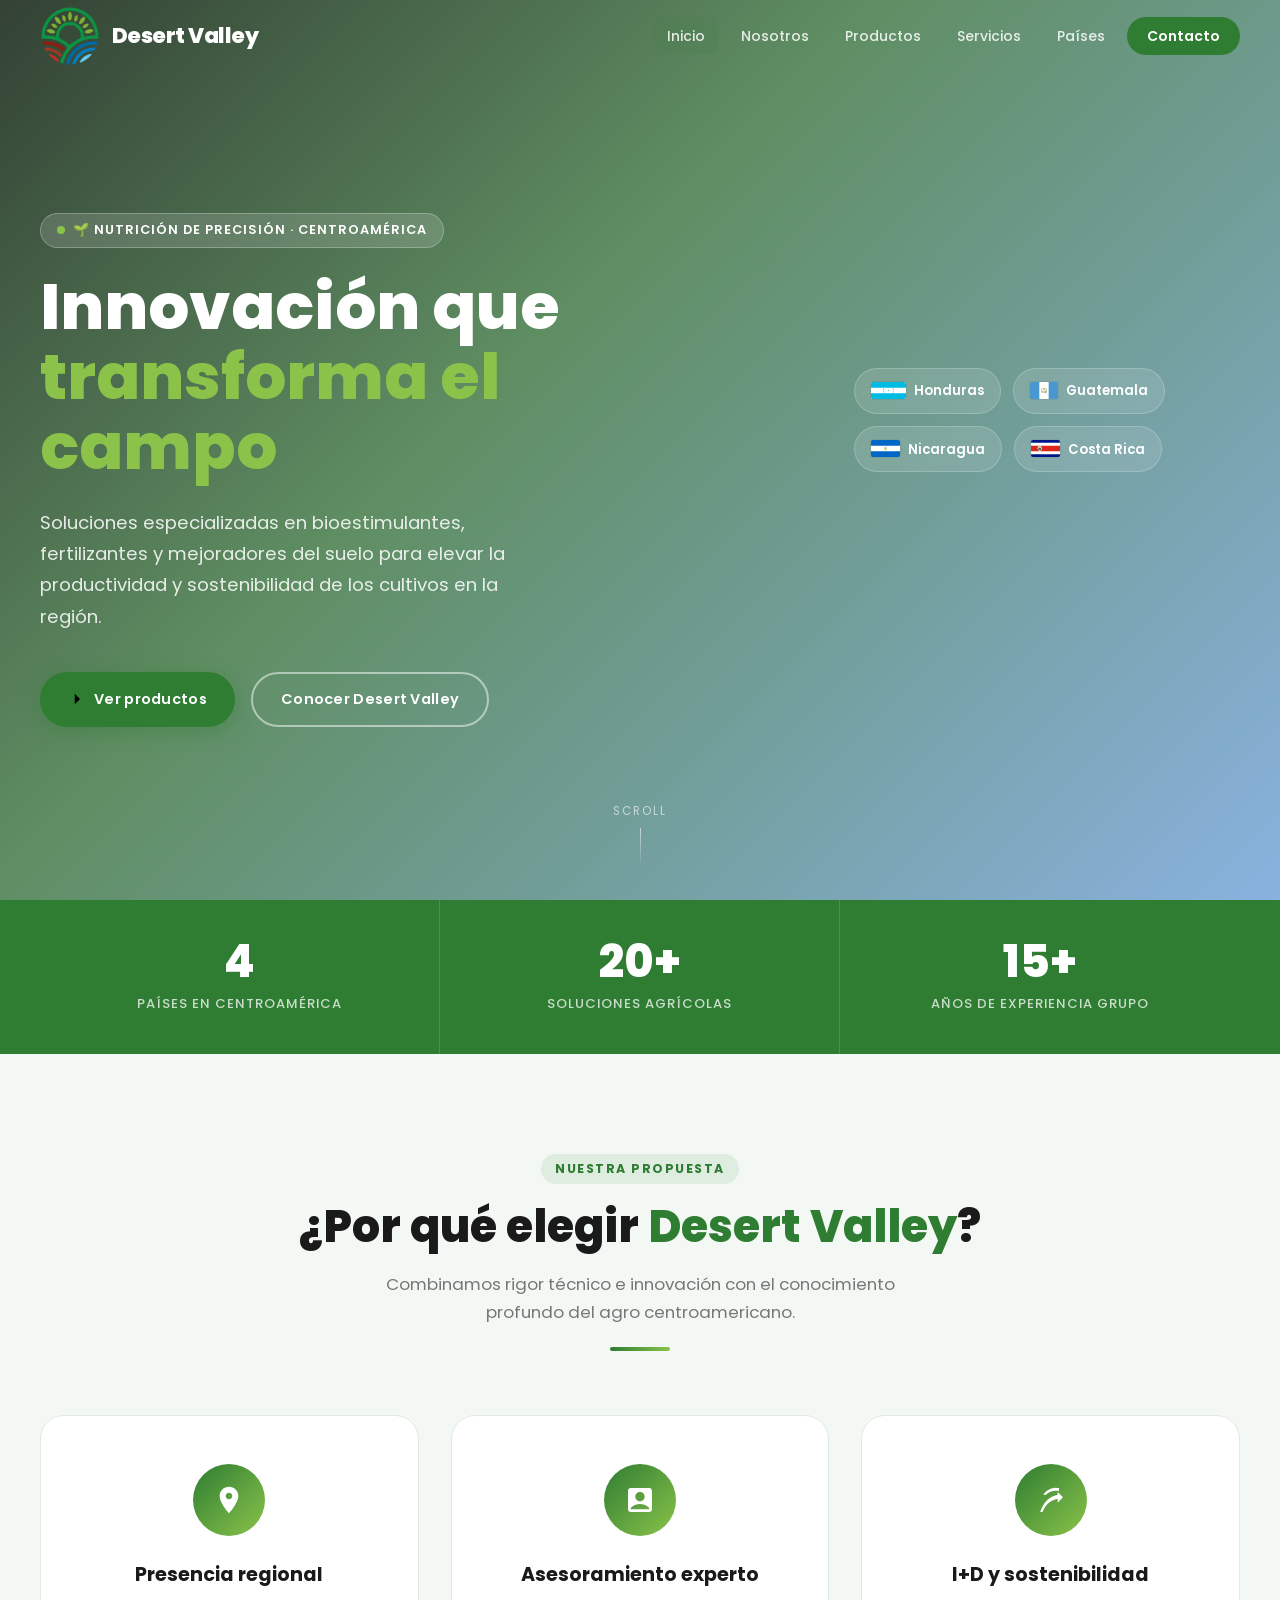
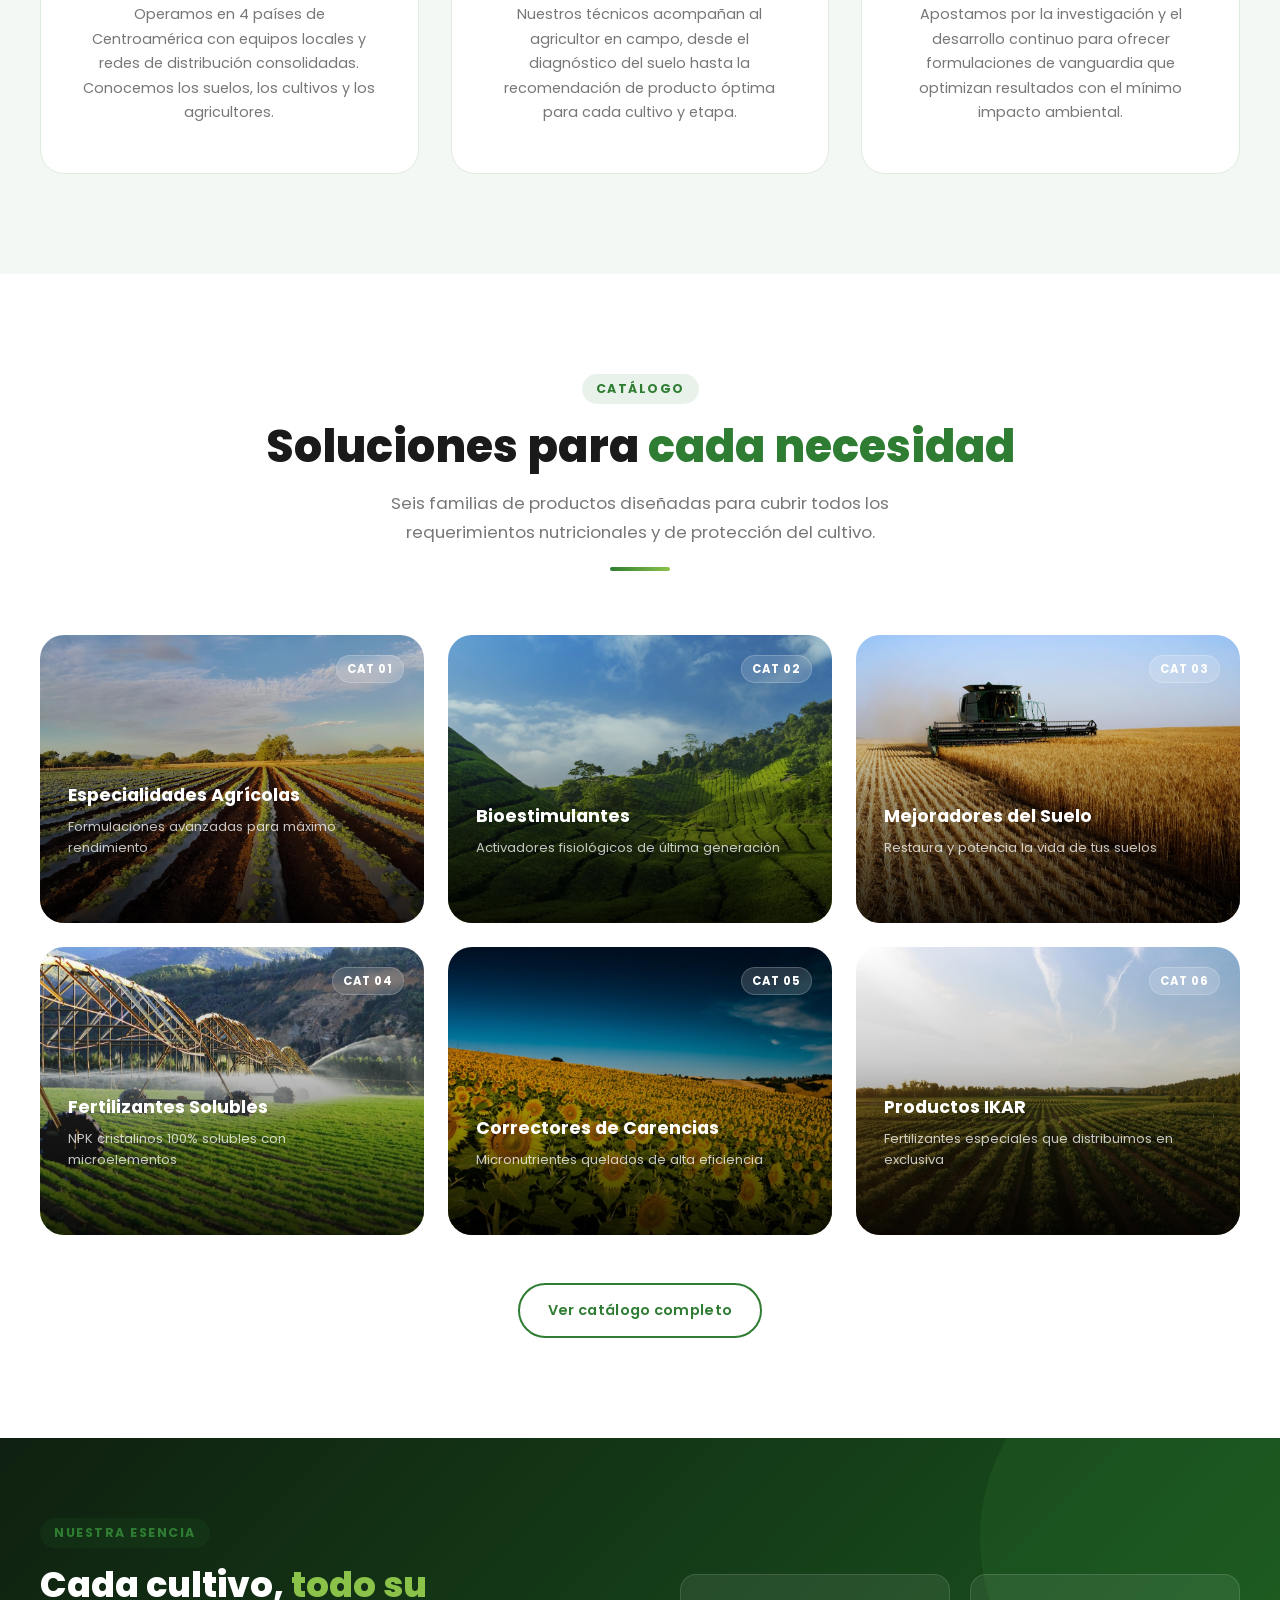
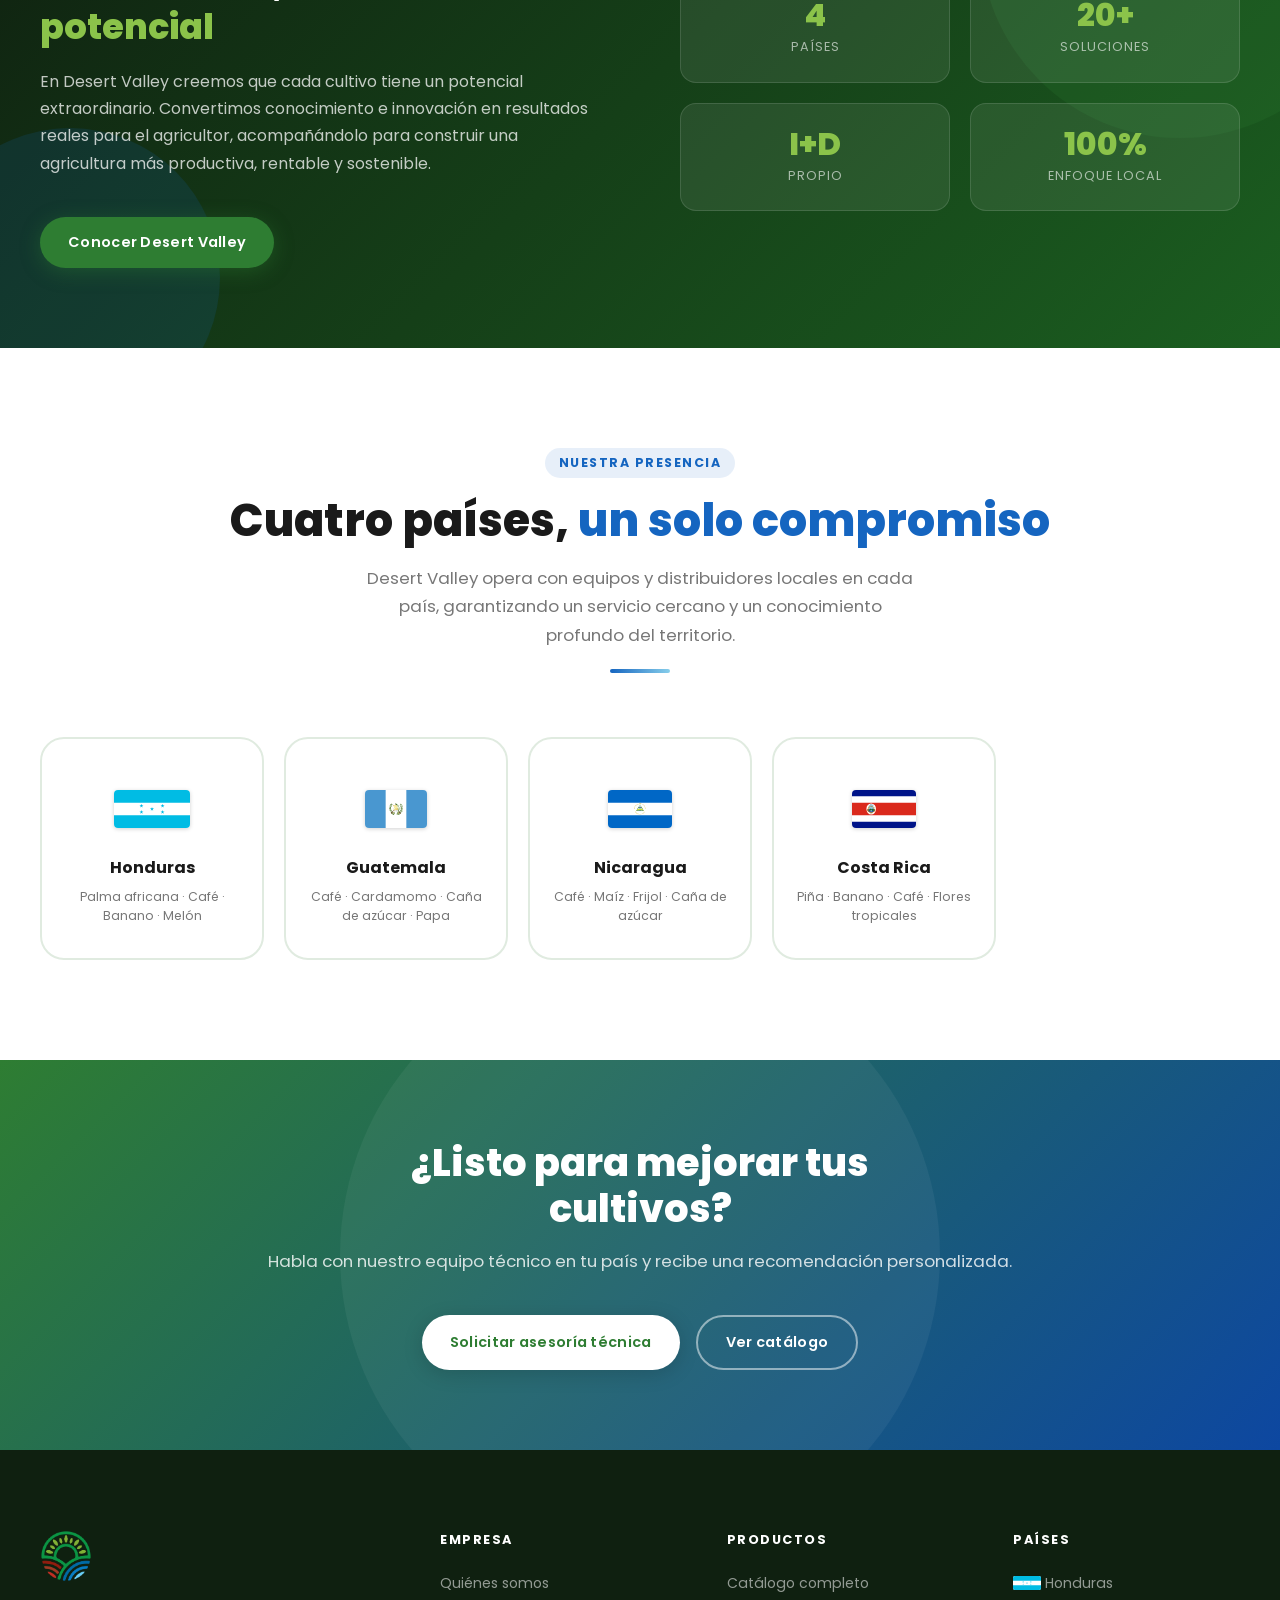
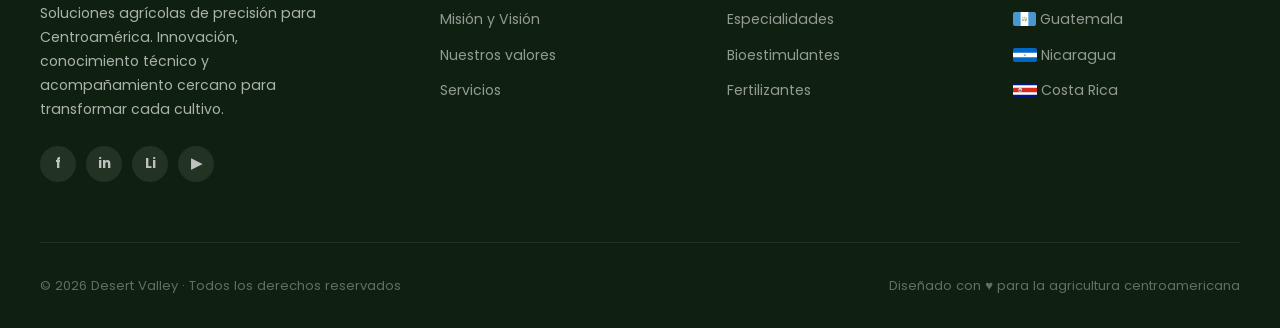
<file: index.html>
<!DOCTYPE html>
<html lang="es">
<head>
  <meta charset="UTF-8">
  <meta name="viewport" content="width=device-width, initial-scale=1.0">
  <title>Desert Valley | Nutrición Agrícola para Centroamérica</title>
  <meta name="description" content="Desert Valley — soluciones agrícolas de precisión para Honduras, Guatemala, Nicaragua y Costa Rica. Innovación que transforma el campo.">
  <link rel="stylesheet" href="styles.css">
</head>
<body>

<!-- ===================== NAV ===================== -->
<nav class="nav transparent nav-transparent">
  <a href="index.html" class="nav-logo">
    <img src="logo-desert-valley.png" alt="Desert Valley" style="height:60px;width:auto;object-fit:contain;">
    <div class="nav-logo-text">Desert Valley</div>
  </a>
  <ul class="nav-links">
    <li><a href="index.html" class="active">Inicio</a></li>
    <li><a href="nosotros.html">Nosotros</a></li>
    <li><a href="productos.html">Productos</a></li>
    <li><a href="servicios.html">Servicios</a></li>
    <li><a href="paises.html">Países</a></li>
    <li><a href="contacto.html" class="nav-cta">Contacto</a></li>
  </ul>
  <button class="hamburger" aria-label="Menú">
    <span></span><span></span><span></span>
  </button>
</nav>

<nav class="mobile-menu">
  <a href="index.html">Inicio</a>
  <a href="nosotros.html">Nosotros</a>
  <a href="productos.html">Productos</a>
  <a href="servicios.html">Servicios</a>
  <a href="paises.html">Países</a>
  <a href="contacto.html">Contacto</a>
</nav>

<!-- ===================== HERO ===================== -->
<section class="hero">
  <div class="hero-bg" style="background-image: url('https://images.unsplash.com/photo-1500382017468-9049fed747ef?w=1600&q=85');"></div>
  <div class="hero-overlay"></div>
  <div class="hero-content">
    <div class="hero-badge">🌱 Nutrición de precisión · Centroamérica</div>
    <h1>Innovación que <span>transforma el campo</span></h1>
    <p>Soluciones especializadas en bioestimulantes, fertilizantes y mejoradores del suelo para elevar la productividad y sostenibilidad de los cultivos en la región.</p>
    <div class="hero-buttons">
      <a href="productos.html" class="btn btn-primary">
        <svg viewBox="0 0 24 24"><path d="M9 5l7 7-7 7"/></svg>
        Ver productos
      </a>
      <a href="nosotros.html" class="btn btn-outline">Conocer Desert Valley</a>
    </div>
  </div>
  <div class="hero-countries">
    <div class="country-chip"><span class="flag"><img class="flag-img" src="flags/hn.svg" alt="Honduras"></span> Honduras</div>
    <div class="country-chip"><span class="flag"><img class="flag-img" src="flags/gt.svg" alt="Guatemala"></span> Guatemala</div>
    <div class="country-chip"><span class="flag"><img class="flag-img" src="flags/ni.svg" alt="Nicaragua"></span> Nicaragua</div>
    <div class="country-chip"><span class="flag"><img class="flag-img" src="flags/cr.svg" alt="Costa Rica"></span> Costa Rica</div>
  </div>
  <div class="hero-scroll">
    <span>Scroll</span>
    <div class="scroll-line"></div>
  </div>
</section>

<!-- ===================== STATS ===================== -->
<div class="stats-strip">
  <div class="stats-grid">
    <div class="stat-item reveal">
      <div class="stat-number"><span data-count="4" data-suffix="">0</span></div>
      <div class="stat-label">Países en Centroamérica</div>
    </div>
    <div class="stat-item reveal reveal-delay-1">
      <div class="stat-number"><span data-count="20" data-suffix="+">0</span></div>
      <div class="stat-label">Soluciones agrícolas</div>
    </div>
    <div class="stat-item reveal reveal-delay-2">
      <div class="stat-number"><span data-count="15" data-suffix="+">0</span></div>
      <div class="stat-label">Años de experiencia grupo</div>
    </div>
  </div>
</div>

<!-- ===================== POR QUÉ DESERT VALLEY ===================== -->
<section class="section bg-light">
  <div class="container">
    <div class="section-header reveal">
      <div class="section-tag">Nuestra propuesta</div>
      <h2>¿Por qué elegir <span>Desert Valley</span>?</h2>
      <p>Combinamos rigor técnico e innovación con el conocimiento profundo del agro centroamericano.</p>
      <div class="divider"></div>
    </div>
    <div class="pillars-grid">
      <div class="pillar-card reveal reveal-delay-1">
        <div class="pillar-icon">
          <svg viewBox="0 0 24 24"><path d="M12 2C8.13 2 5 5.13 5 9c0 5.25 7 13 7 13s7-7.75 7-13c0-3.87-3.13-7-7-7zm0 9.5c-1.38 0-2.5-1.12-2.5-2.5s1.12-2.5 2.5-2.5 2.5 1.12 2.5 2.5-1.12 2.5-2.5 2.5z"/></svg>
        </div>
        <h3>Presencia regional</h3>
        <p>Operamos en 4 países de Centroamérica con equipos locales y redes de distribución consolidadas. Conocemos los suelos, los cultivos y los agricultores.</p>
      </div>
      <div class="pillar-card reveal reveal-delay-2">
        <div class="pillar-icon">
          <svg viewBox="0 0 24 24"><path d="M19 3H5c-1.1 0-2 .9-2 2v14c0 1.1.9 2 2 2h14c1.1 0 2-.9 2-2V5c0-1.1-.9-2-2-2zm-7 3c1.93 0 3.5 1.57 3.5 3.5S13.93 13 12 13s-3.5-1.57-3.5-3.5S10.07 6 12 6zm7 13H5v-.23c0-.62.28-1.2.76-1.58C7.47 15.82 9.64 15 12 15s4.53.82 6.24 2.19c.48.38.76.97.76 1.58V19z"/></svg>
        </div>
        <h3>Asesoramiento experto</h3>
        <p>Nuestros técnicos acompañan al agricultor en campo, desde el diagnóstico del suelo hasta la recomendación de producto óptima para cada cultivo y etapa.</p>
      </div>
      <div class="pillar-card reveal reveal-delay-3">
        <div class="pillar-icon">
          <svg viewBox="0 0 24 24"><path d="M17 8C8 10 5.9 16.17 3.82 21H5.71C7.42 17.06 9.63 12.53 17 11v3l4-4-4-4v2zM9 5.08A11 11 0 0 1 17.07 3l.93.08V5.2l-.93-.08C13.29 4.73 10.48 5.8 8.23 8H6.08C6.97 6.8 7.97 5.84 9 5.08z"/></svg>
        </div>
        <h3>I+D y sostenibilidad</h3>
        <p>Apostamos por la investigación y el desarrollo continuo para ofrecer formulaciones de vanguardia que optimizan resultados con el mínimo impacto ambiental.</p>
      </div>
    </div>
  </div>
</section>

<!-- ===================== CATEGORÍAS DE PRODUCTOS ===================== -->
<section class="section">
  <div class="container">
    <div class="section-header reveal">
      <div class="section-tag">Catálogo</div>
      <h2>Soluciones para <span>cada necesidad</span></h2>
      <p>Seis familias de productos diseñadas para cubrir todos los requerimientos nutricionales y de protección del cultivo.</p>
      <div class="divider"></div>
    </div>
    <div class="categories-grid">

      <div class="category-card reveal reveal-delay-1" data-goto-category="especialidades">
        <img src="categorias-img/especialidades.jpg" alt="Especialidades Agrícolas" loading="lazy">
        <div class="category-card-overlay">
          <span class="category-card-num">CAT 01</span>
          <h3>Especialidades Agrícolas</h3>
          <p>Formulaciones avanzadas para máximo rendimiento</p>
          <span class="category-link">Ver productos →</span>
        </div>
      </div>

      <div class="category-card reveal reveal-delay-2" data-goto-category="bioestimulantes">
        <img src="categorias-img/bioestimulantes.jpg" alt="Bioestimulantes" loading="lazy">
        <div class="category-card-overlay">
          <span class="category-card-num">CAT 02</span>
          <h3>Bioestimulantes</h3>
          <p>Activadores fisiológicos de última generación</p>
          <span class="category-link">Ver productos →</span>
        </div>
      </div>

      <div class="category-card reveal reveal-delay-3" data-goto-category="mejoradores">
        <img src="categorias-img/mejoradores.jpg" alt="Mejoradores del suelo" loading="lazy">
        <div class="category-card-overlay">
          <span class="category-card-num">CAT 03</span>
          <h3>Mejoradores del Suelo</h3>
          <p>Restaura y potencia la vida de tus suelos</p>
          <span class="category-link">Ver productos →</span>
        </div>
      </div>

      <div class="category-card reveal reveal-delay-1" data-goto-category="fertilizantes">
        <img src="categorias-img/fertilizantes.jpg" alt="Fertilizantes solubles" loading="lazy">
        <div class="category-card-overlay">
          <span class="category-card-num">CAT 04</span>
          <h3>Fertilizantes Solubles</h3>
          <p>NPK cristalinos 100% solubles con microelementos</p>
          <span class="category-link">Ver productos →</span>
        </div>
      </div>

      <div class="category-card reveal reveal-delay-2" data-goto-category="correctores">
        <img src="categorias-img/correctores.jpg" alt="Correctores de carencias" loading="lazy">
        <div class="category-card-overlay">
          <span class="category-card-num">CAT 05</span>
          <h3>Correctores de Carencias</h3>
          <p>Micronutrientes quelados de alta eficiencia</p>
          <span class="category-link">Ver productos →</span>
        </div>
      </div>

      <div class="category-card reveal reveal-delay-3" data-goto-category="ikar">
        <img src="categorias-img/ikar.jpg" alt="Productos IKAR" loading="lazy">
        <div class="category-card-overlay">
          <span class="category-card-num">CAT 06</span>
          <h3>Productos IKAR</h3>
          <p>Fertilizantes especiales que distribuimos en exclusiva</p>
          <span class="category-link">Ver productos →</span>
        </div>
      </div>

    </div>
    <div style="text-align:center; margin-top: 48px;" class="reveal">
      <a href="productos.html" class="btn btn-outline-green">Ver catálogo completo</a>
    </div>
  </div>
</section>

<!-- ===================== MARCA / PROMESA ===================== -->
<div class="group-banner">
  <div class="group-banner-inner">
    <div class="reveal">
      <div class="section-tag">Nuestra esencia</div>
      <h2>Cada cultivo, <span>todo su potencial</span></h2>
      <p>En Desert Valley creemos que cada cultivo tiene un potencial extraordinario. Convertimos conocimiento e innovación en resultados reales para el agricultor, acompañándolo para construir una agricultura más productiva, rentable y sostenible.</p>
      <a href="nosotros.html" class="btn btn-primary" style="margin-top:8px">Conocer Desert Valley</a>
    </div>
    <div class="group-stats reveal reveal-delay-1">
      <div class="group-stat">
        <div class="group-stat-num">4</div>
        <div class="group-stat-label">Países</div>
      </div>
      <div class="group-stat">
        <div class="group-stat-num">20+</div>
        <div class="group-stat-label">Soluciones</div>
      </div>
      <div class="group-stat">
        <div class="group-stat-num">I+D</div>
        <div class="group-stat-label">Propio</div>
      </div>
      <div class="group-stat">
        <div class="group-stat-num">100%</div>
        <div class="group-stat-label">Enfoque local</div>
      </div>
    </div>
  </div>
</div>

<!-- ===================== PAÍSES ===================== -->
<section class="section">
  <div class="container">
    <div class="section-header reveal">
      <div class="section-tag blue">Nuestra presencia</div>
      <h2>Cuatro países, <span class="blue">un solo compromiso</span></h2>
      <p>Desert Valley opera con equipos y distribuidores locales en cada país, garantizando un servicio cercano y un conocimiento profundo del territorio.</p>
      <div class="divider" style="background: linear-gradient(90deg, var(--blue-main), var(--blue-sky));"></div>
    </div>
    <div class="countries-grid">
      <a href="paises.html" class="country-card reveal reveal-delay-1">
        <div class="country-flag"><img class="flag-img" src="flags/hn.svg" alt="Honduras"></div>
        <div class="country-name">Honduras</div>
        <div class="country-crops">Palma africana · Café · Banano · Melón</div>
      </a>
      <a href="paises.html" class="country-card reveal reveal-delay-2">
        <div class="country-flag"><img class="flag-img" src="flags/gt.svg" alt="Guatemala"></div>
        <div class="country-name">Guatemala</div>
        <div class="country-crops">Café · Cardamomo · Caña de azúcar · Papa</div>
      </a>
      <a href="paises.html" class="country-card reveal reveal-delay-3">
        <div class="country-flag"><img class="flag-img" src="flags/ni.svg" alt="Nicaragua"></div>
        <div class="country-name">Nicaragua</div>
        <div class="country-crops">Café · Maíz · Frijol · Caña de azúcar</div>
      </a>
      <a href="paises.html" class="country-card reveal reveal-delay-4">
        <div class="country-flag"><img class="flag-img" src="flags/cr.svg" alt="Costa Rica"></div>
        <div class="country-name">Costa Rica</div>
        <div class="country-crops">Piña · Banano · Café · Flores tropicales</div>
      </a>
    </div>
  </div>
</section>

<!-- ===================== CTA ===================== -->
<section class="cta-section">
  <h2 class="reveal">¿Listo para mejorar tus cultivos?</h2>
  <p class="reveal reveal-delay-1">Habla con nuestro equipo técnico en tu país y recibe una recomendación personalizada.</p>
  <div class="cta-buttons reveal reveal-delay-2">
    <a href="contacto.html" class="btn btn-white">Solicitar asesoría técnica</a>
    <a href="productos.html" class="btn btn-outline-white">Ver catálogo</a>
  </div>
</section>

<!-- ===================== FOOTER ===================== -->
<footer class="footer">
  <div class="footer-grid">
    <div>
      <div class="footer-brand-logo">
        <img src="logo-desert-valley.png" alt="Desert Valley" style="height:52px;width:auto;object-fit:contain;">
      </div>
      <p class="footer-desc">Soluciones agrícolas de precisión para Centroamérica. Innovación, conocimiento técnico y acompañamiento cercano para transformar cada cultivo.</p>
      <div class="footer-social">
        <a href="#" class="social-link" title="Facebook">f</a>
        <a href="#" class="social-link" title="Instagram">in</a>
        <a href="#" class="social-link" title="LinkedIn">Li</a>
        <a href="#" class="social-link" title="YouTube">▶</a>
      </div>
    </div>
    <div class="footer-col">
      <h4>Empresa</h4>
      <ul>
        <li><a href="nosotros.html">Quiénes somos</a></li>
        <li><a href="nosotros.html#mision">Misión y Visión</a></li>
        <li><a href="nosotros.html#valores">Nuestros valores</a></li>
        <li><a href="servicios.html">Servicios</a></li>
      </ul>
    </div>
    <div class="footer-col">
      <h4>Productos</h4>
      <ul>
        <li><a href="productos.html">Catálogo completo</a></li>
        <li><a href="productos.html">Especialidades</a></li>
        <li><a href="productos.html">Bioestimulantes</a></li>
        <li><a href="productos.html">Fertilizantes</a></li>
      </ul>
    </div>
    <div class="footer-col">
      <h4>Países</h4>
      <ul>
        <li><a href="paises.html"><img class="flag-img" src="flags/hn.svg" alt="Honduras"> Honduras</a></li>
        <li><a href="paises.html"><img class="flag-img" src="flags/gt.svg" alt="Guatemala"> Guatemala</a></li>
        <li><a href="paises.html"><img class="flag-img" src="flags/ni.svg" alt="Nicaragua"> Nicaragua</a></li>
        <li><a href="paises.html"><img class="flag-img" src="flags/cr.svg" alt="Costa Rica"> Costa Rica</a></li>
      </ul>
    </div>
  </div>
  <div class="footer-bottom">
    <span>© 2026 Desert Valley · Todos los derechos reservados</span>
    <span>Diseñado con ♥ para la agricultura centroamericana</span>
  </div>
</footer>

<script src="main.js"></script>
</body>
</html>
</file>
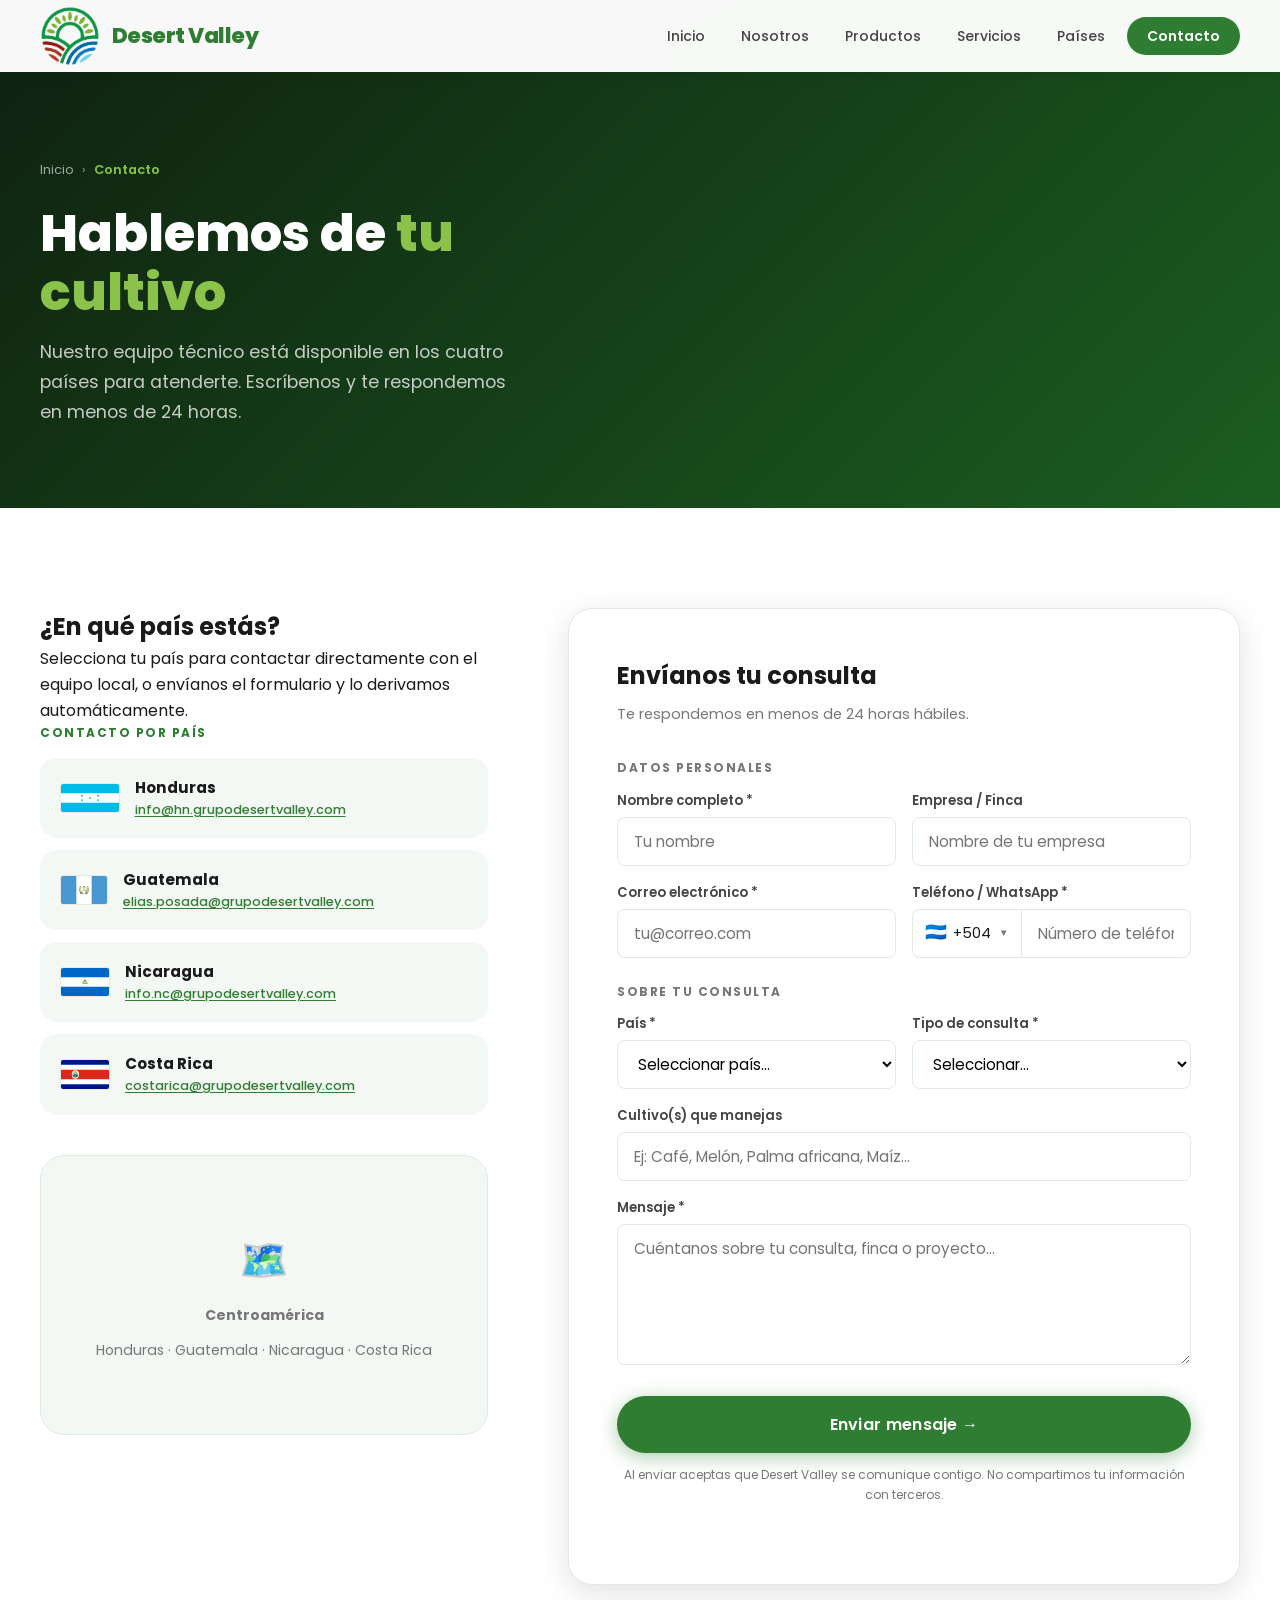
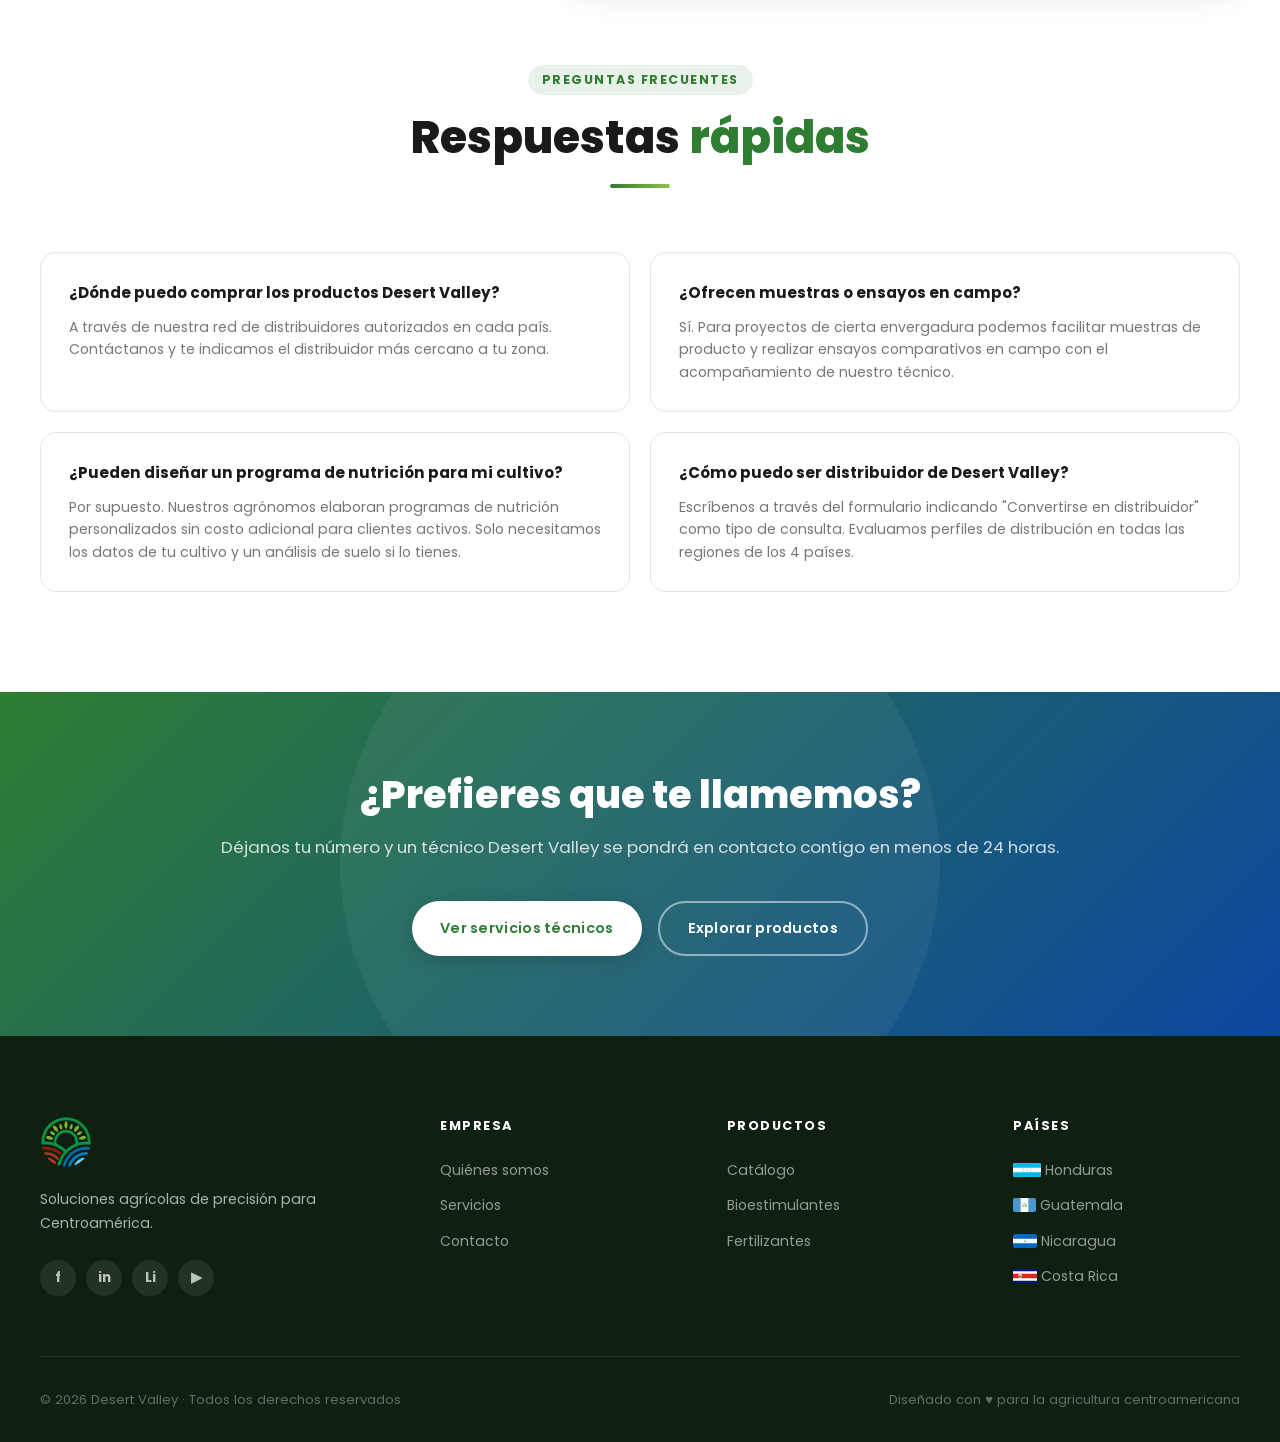
<file: contacto.html>
<!DOCTYPE html>
<html lang="es">
<head>
  <meta charset="UTF-8">
  <meta name="viewport" content="width=device-width, initial-scale=1.0">
  <title>Contacto | Desert Valley</title>
  <meta name="description" content="Contáctanos en Honduras, Guatemala, Nicaragua y Costa Rica. Equipo técnico Desert Valley disponible para asesorarte.">
  <link rel="stylesheet" href="styles.css">
  <style>
    .contact-page-layout {
      display: grid;
      grid-template-columns: 1fr 1.5fr;
      gap: 80px;
      align-items: start;
    }
    .contact-side h2 { font-size: 2rem; font-weight: 800; color: var(--text-dark); margin-bottom: 16px; line-height: 1.2; }
    .contact-side h2 span { color: var(--green-main); }
    .contact-side > p { color: var(--text-light); line-height: 1.7; margin-bottom: 40px; font-size: 0.95rem; }
    .contact-group-title {
      font-size: 0.75rem; font-weight: 700; text-transform: uppercase;
      letter-spacing: 1.5px; color: var(--green-main); margin-bottom: 16px;
    }
    .contact-country-cards { display: flex; flex-direction: column; gap: 12px; }
    .contact-country-card {
      display: flex; align-items: center; gap: 16px;
      background: var(--bg-light); border-radius: var(--radius-md);
      padding: 16px 20px; border: 1px solid transparent;
      transition: all var(--transition); cursor: default;
    }
    .contact-country-card:hover {
      background: white; border-color: var(--green-main);
      box-shadow: var(--shadow-sm); transform: translateX(4px);
    }
    .contact-country-card .flag { font-size: 1.8rem; flex-shrink: 0; }
    .contact-country-card-info {}
    .contact-country-card-name { font-weight: 700; font-size: 0.95rem; color: var(--text-dark); }
    .contact-country-card-email {
      font-size: 0.8rem; color: var(--green-main); font-weight: 500;
      text-decoration: underline; text-underline-offset: 2px;
    }
    .contact-country-card-tel { font-size: 0.8rem; color: var(--text-light); }
    .form-section-title {
      font-size: 0.75rem; font-weight: 700; text-transform: uppercase;
      letter-spacing: 1.5px; color: var(--text-light); margin: 24px 0 12px;
    }
    .form-section-title:first-child { margin-top: 0; }
    label { font-size: 0.82rem; font-weight: 600; display: block; margin-bottom: 6px; color: var(--text-mid); }
    .form-row { display: grid; grid-template-columns: 1fr 1fr; gap: 16px; }
    .headquarters {
      margin-top: 40px;
      background: var(--bg-dark);
      border-radius: var(--radius-lg);
      padding: 32px;
      position: relative;
      overflow: hidden;
    }
    .headquarters::before {
      content: '';
      position: absolute;
      top: -40px; right: -40px;
      width: 150px; height: 150px;
      border-radius: 50%;
      background: rgba(46,125,50,0.15);
    }
    .headquarters h4 { color: white; font-size: 1rem; font-weight: 700; margin-bottom: 8px; position: relative; }
    .headquarters p { color: rgba(255,255,255,0.6); font-size: 0.85rem; line-height: 1.6; position: relative; }
    .headquarters a { color: var(--green-light); }
    .map-placeholder {
      width: 100%;
      height: 280px;
      background: var(--bg-light);
      border-radius: var(--radius-lg);
      display: flex;
      flex-direction: column;
      align-items: center;
      justify-content: center;
      gap: 12px;
      border: 1px solid var(--border);
      margin-top: 40px;
      color: var(--text-light);
      font-size: 0.88rem;
    }
    .map-placeholder .map-icon { font-size: 2.5rem; }
    .faq-section { margin-top: 80px; }
    .faq-grid { display: grid; grid-template-columns: 1fr 1fr; gap: 20px; }
    .faq-item {
      background: white; border: 1px solid var(--border); border-radius: var(--radius-md);
      padding: 28px; transition: all var(--transition);
    }
    .faq-item:hover { box-shadow: var(--shadow-sm); border-color: var(--green-main); transform: translateY(-2px); }
    .faq-item h4 { font-size: 0.95rem; font-weight: 700; color: var(--text-dark); margin-bottom: 10px; }
    .faq-item p { font-size: 0.88rem; color: var(--text-light); line-height: 1.6; }
    @media (max-width: 1024px) { .contact-page-layout { grid-template-columns: 1fr; } .faq-grid { grid-template-columns: 1fr; } }
    @media (max-width: 768px) { .form-row { grid-template-columns: 1fr; } }
  </style>
</head>
<body>

<!-- NAV -->
<nav class="nav solid">
  <a href="index.html" class="nav-logo">
    <img src="logo-desert-valley.png" alt="Desert Valley" style="height:60px;width:auto;object-fit:contain;">
    <div class="nav-logo-text">Desert Valley</div>
  </a>
  <ul class="nav-links">
    <li><a href="index.html">Inicio</a></li>
    <li><a href="nosotros.html">Nosotros</a></li>
    <li><a href="productos.html">Productos</a></li>
    <li><a href="servicios.html">Servicios</a></li>
    <li><a href="paises.html">Países</a></li>
    <li><a href="contacto.html" class="nav-cta active">Contacto</a></li>
  </ul>
  <button class="hamburger"><span></span><span></span><span></span></button>
</nav>
<nav class="mobile-menu">
  <a href="index.html">Inicio</a><a href="nosotros.html">Nosotros</a>
  <a href="productos.html">Productos</a><a href="servicios.html">Servicios</a>
  <a href="paises.html">Países</a><a href="contacto.html">Contacto</a>
</nav>

<!-- PAGE HERO -->
<section class="page-hero">
  <div class="page-hero-content">
    <div class="breadcrumb"><a href="index.html">Inicio</a> › <span>Contacto</span></div>
    <h1>Hablemos de <span>tu cultivo</span></h1>
    <p>Nuestro equipo técnico está disponible en los cuatro países para atenderte. Escríbenos y te respondemos en menos de 24 horas.</p>
  </div>
</section>

<!-- CONTACT MAIN -->
<section class="section">
  <div class="container">
    <div class="contact-page-layout">

      <!-- LADO IZQUIERDO -->
      <div class="reveal">
        <h2>¿En qué <span>país</span> estás?</h2>
        <p>Selecciona tu país para contactar directamente con el equipo local, o envíanos el formulario y lo derivamos automáticamente.</p>

        <div class="contact-group-title">Contacto por país</div>
        <div class="contact-country-cards">
          <div class="contact-country-card">
            <span class="flag"><img class="flag-img" src="flags/hn.svg" alt="Honduras"></span>
            <div class="contact-country-card-info">
              <div class="contact-country-card-name">Honduras</div>
              <div class="contact-country-card-email">info@hn.grupodesertvalley.com</div>
            </div>
          </div>
          <div class="contact-country-card">
            <span class="flag"><img class="flag-img" src="flags/gt.svg" alt="Guatemala"></span>
            <div class="contact-country-card-info">
              <div class="contact-country-card-name">Guatemala</div>
              <div class="contact-country-card-email">elias.posada@grupodesertvalley.com</div>
            </div>
          </div>
          <div class="contact-country-card">
            <span class="flag"><img class="flag-img" src="flags/ni.svg" alt="Nicaragua"></span>
            <div class="contact-country-card-info">
              <div class="contact-country-card-name">Nicaragua</div>
              <div class="contact-country-card-email">info.nc@grupodesertvalley.com</div>
            </div>
          </div>
          <div class="contact-country-card">
            <span class="flag"><img class="flag-img" src="flags/cr.svg" alt="Costa Rica"></span>
            <div class="contact-country-card-info">
              <div class="contact-country-card-name">Costa Rica</div>
              <div class="contact-country-card-email">costarica@grupodesertvalley.com</div>
            </div>
          </div>
        </div>

        <div class="map-placeholder">
          <div class="map-icon">🗺️</div>
          <strong>Centroamérica</strong>
          <span>Honduras · Guatemala · Nicaragua · Costa Rica</span>
        </div>
      </div>

      <!-- LADO DERECHO — FORMULARIO -->
      <div class="contact-form-card reveal reveal-delay-2">
        <h3>Envíanos tu consulta</h3>
        <p>Te respondemos en menos de 24 horas hábiles.</p>
        <form class="contact-form">
          <div class="form-section-title">Datos personales</div>
          <div class="form-row">
            <div>
              <label>Nombre completo *</label>
              <input type="text" placeholder="Tu nombre" required>
            </div>
            <div>
              <label>Empresa / Finca</label>
              <input type="text" placeholder="Nombre de tu empresa">
            </div>
          </div>
          <div class="form-row" style="margin-top:16px;">
            <div>
              <label>Correo electrónico *</label>
              <input type="email" placeholder="tu@correo.com" required>
            </div>
            <div>
              <label>Teléfono / WhatsApp *</label>
              <input type="tel" class="tel-intl" placeholder="Número de teléfono" required>
            </div>
          </div>

          <div class="form-section-title">Sobre tu consulta</div>
          <div class="form-row">
            <div>
              <label>País *</label>
              <select required>
                <option value="">Seleccionar país...</option>
                <option>Honduras</option>
                <option>Guatemala</option>
                <option>Nicaragua</option>
                
                <option>Costa Rica</option>
                <option>Otro</option>
              </select>
            </div>
            <div>
              <label>Tipo de consulta *</label>
              <select required>
                <option value="">Seleccionar...</option>
                <option>Información de productos</option>
                <option>Solicitar visita técnica</option>
                <option>Convertirse en distribuidor</option>
                <option>Otra consulta</option>
              </select>
            </div>
          </div>
          <div style="margin-top:16px;">
            <label>Cultivo(s) que manejas</label>
            <input type="text" placeholder="Ej: Café, Melón, Palma africana, Maíz...">
          </div>
          <div style="margin-top:16px;">
            <label>Mensaje *</label>
            <textarea rows="5" placeholder="Cuéntanos sobre tu consulta, finca o proyecto..." required></textarea>
          </div>
          <button type="submit" class="btn btn-primary form-submit" style="width:100%;justify-content:center;margin-top:24px;font-size:1rem;padding:16px;">
            Enviar mensaje →
          </button>
          <p style="font-size:0.75rem;color:var(--text-light);text-align:center;margin-top:12px;">
            Al enviar aceptas que Desert Valley se comunique contigo. No compartimos tu información con terceros.
          </p>
        </form>
      </div>

    </div>

    <!-- FAQ -->
    <div class="faq-section">
      <div class="section-header reveal">
        <div class="section-tag">Preguntas frecuentes</div>
        <h2>Respuestas <span>rápidas</span></h2>
        <div class="divider"></div>
      </div>
      <div class="faq-grid">
        <div class="faq-item reveal reveal-delay-1">
          <h4>¿Dónde puedo comprar los productos Desert Valley?</h4>
          <p>A través de nuestra red de distribuidores autorizados en cada país. Contáctanos y te indicamos el distribuidor más cercano a tu zona.</p>
        </div>
        <div class="faq-item reveal reveal-delay-2">
          <h4>¿Ofrecen muestras o ensayos en campo?</h4>
          <p>Sí. Para proyectos de cierta envergadura podemos facilitar muestras de producto y realizar ensayos comparativos en campo con el acompañamiento de nuestro técnico.</p>
        </div>
        <div class="faq-item reveal reveal-delay-3">
          <h4>¿Pueden diseñar un programa de nutrición para mi cultivo?</h4>
          <p>Por supuesto. Nuestros agrónomos elaboran programas de nutrición personalizados sin costo adicional para clientes activos. Solo necesitamos los datos de tu cultivo y un análisis de suelo si lo tienes.</p>
        </div>
        <div class="faq-item reveal reveal-delay-4">
          <h4>¿Cómo puedo ser distribuidor de Desert Valley?</h4>
          <p>Escríbenos a través del formulario indicando "Convertirse en distribuidor" como tipo de consulta. Evaluamos perfiles de distribución en todas las regiones de los 4 países.</p>
        </div>
      </div>
    </div>

  </div>
</section>

<!-- CTA -->
<section class="cta-section">
  <h2 class="reveal">¿Prefieres que te llamemos?</h2>
  <p class="reveal reveal-delay-1">Déjanos tu número y un técnico Desert Valley se pondrá en contacto contigo en menos de 24 horas.</p>
  <div class="cta-buttons reveal reveal-delay-2">
    <a href="servicios.html" class="btn btn-white">Ver servicios técnicos</a>
    <a href="productos.html" class="btn btn-outline-white">Explorar productos</a>
  </div>
</section>

<!-- FOOTER -->
<footer class="footer">
  <div class="footer-grid">
    <div>
      <div class="footer-brand-logo">
        <img src="logo-desert-valley.png" alt="Desert Valley" style="height:52px;width:auto;object-fit:contain;">
      </div>
      <p class="footer-desc">Soluciones agrícolas de precisión para Centroamérica.</p>
      <div class="footer-social">
        <a href="#" class="social-link">f</a><a href="#" class="social-link">in</a>
        <a href="#" class="social-link">Li</a><a href="#" class="social-link">▶</a>
      </div>
    </div>
    <div class="footer-col"><h4>Empresa</h4><ul>
      <li><a href="nosotros.html">Quiénes somos</a></li>
      <li><a href="servicios.html">Servicios</a></li>
      <li><a href="contacto.html">Contacto</a></li>
    </ul></div>
    <div class="footer-col"><h4>Productos</h4><ul>
      <li><a href="productos.html">Catálogo</a></li>
      <li><a href="productos.html">Bioestimulantes</a></li>
      <li><a href="productos.html">Fertilizantes</a></li>
    </ul></div>
    <div class="footer-col"><h4>Países</h4><ul>
      <li><a href="paises.html"><img class="flag-img" src="flags/hn.svg" alt="Honduras"> Honduras</a></li>
      <li><a href="paises.html"><img class="flag-img" src="flags/gt.svg" alt="Guatemala"> Guatemala</a></li>
      <li><a href="paises.html"><img class="flag-img" src="flags/ni.svg" alt="Nicaragua"> Nicaragua</a></li>
      <li><a href="paises.html"><img class="flag-img" src="flags/cr.svg" alt="Costa Rica"> Costa Rica</a></li>
    </ul></div>
  </div>
  <div class="footer-bottom">
    <span>© 2026 Desert Valley · Todos los derechos reservados</span>
    <span>Diseñado con ♥ para la agricultura centroamericana</span>
  </div>
</footer>

<script src="main.js"></script>
</body>
</html>
</file>
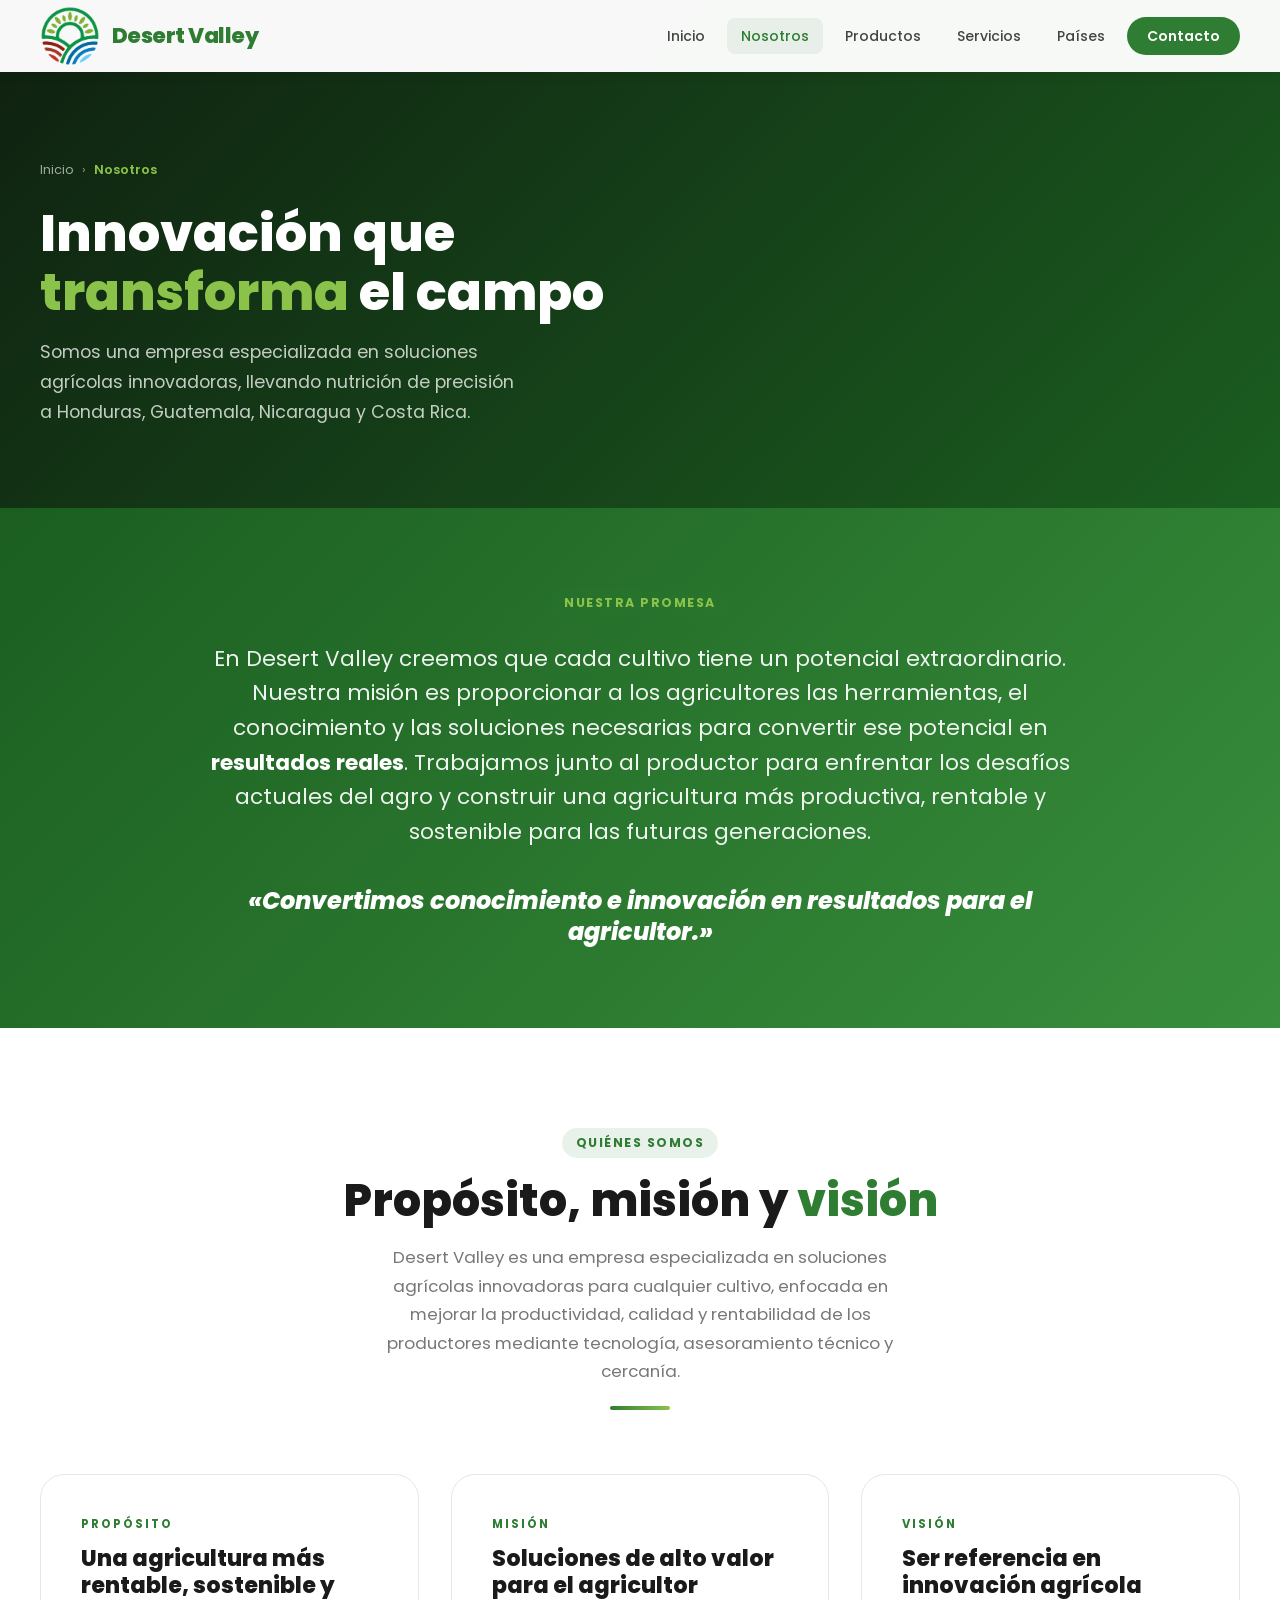
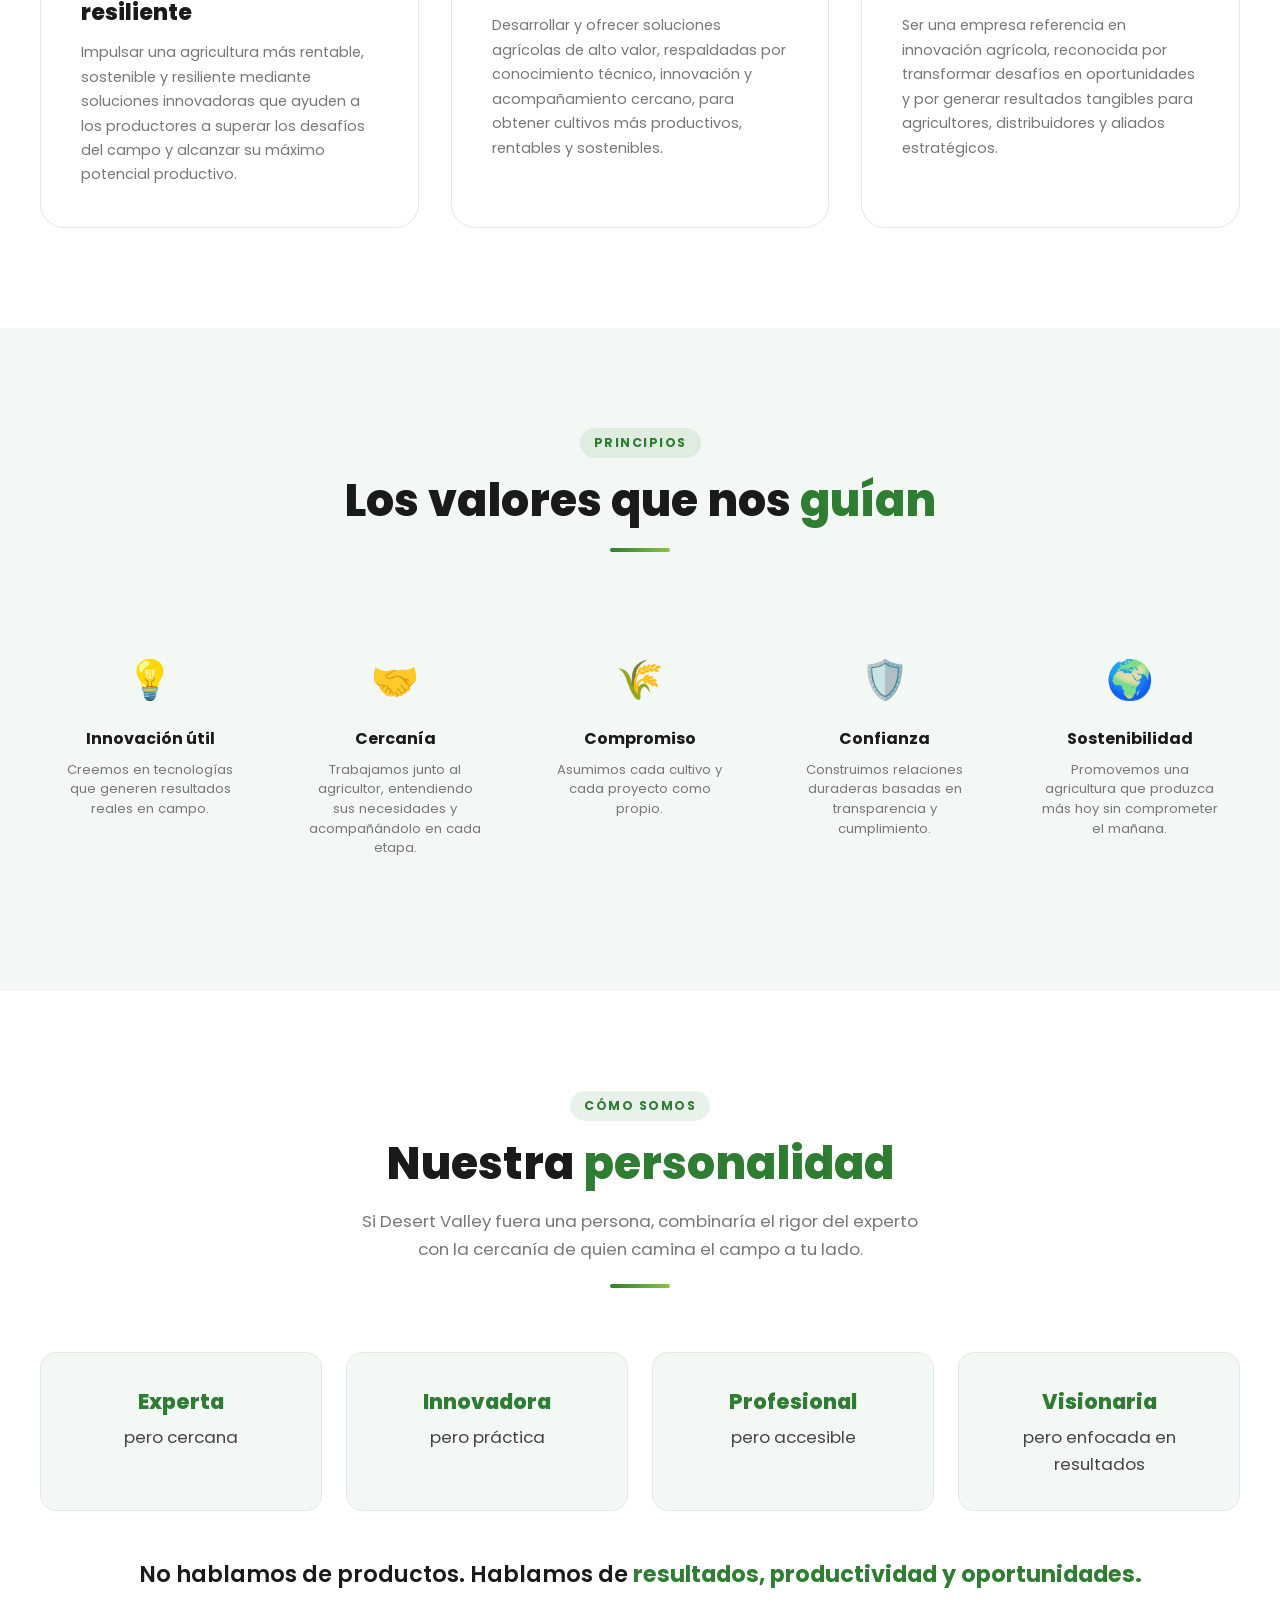
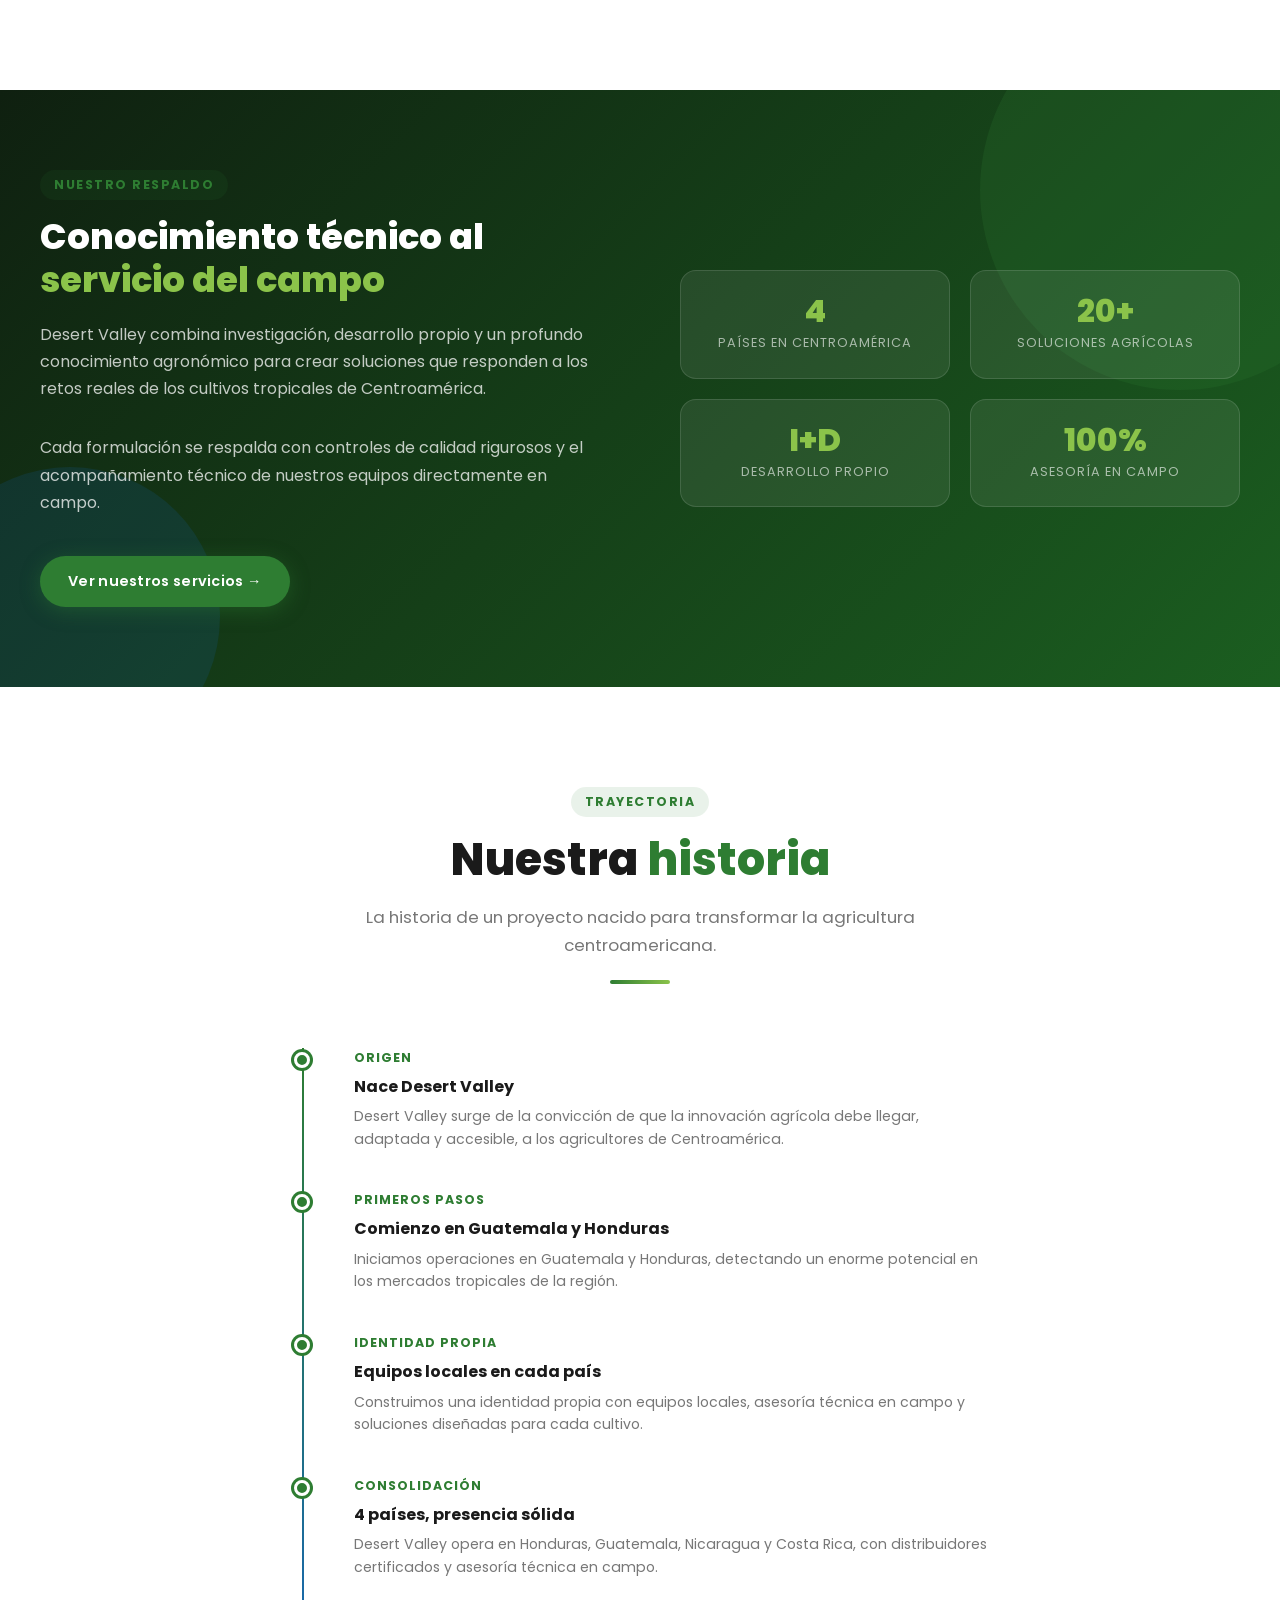
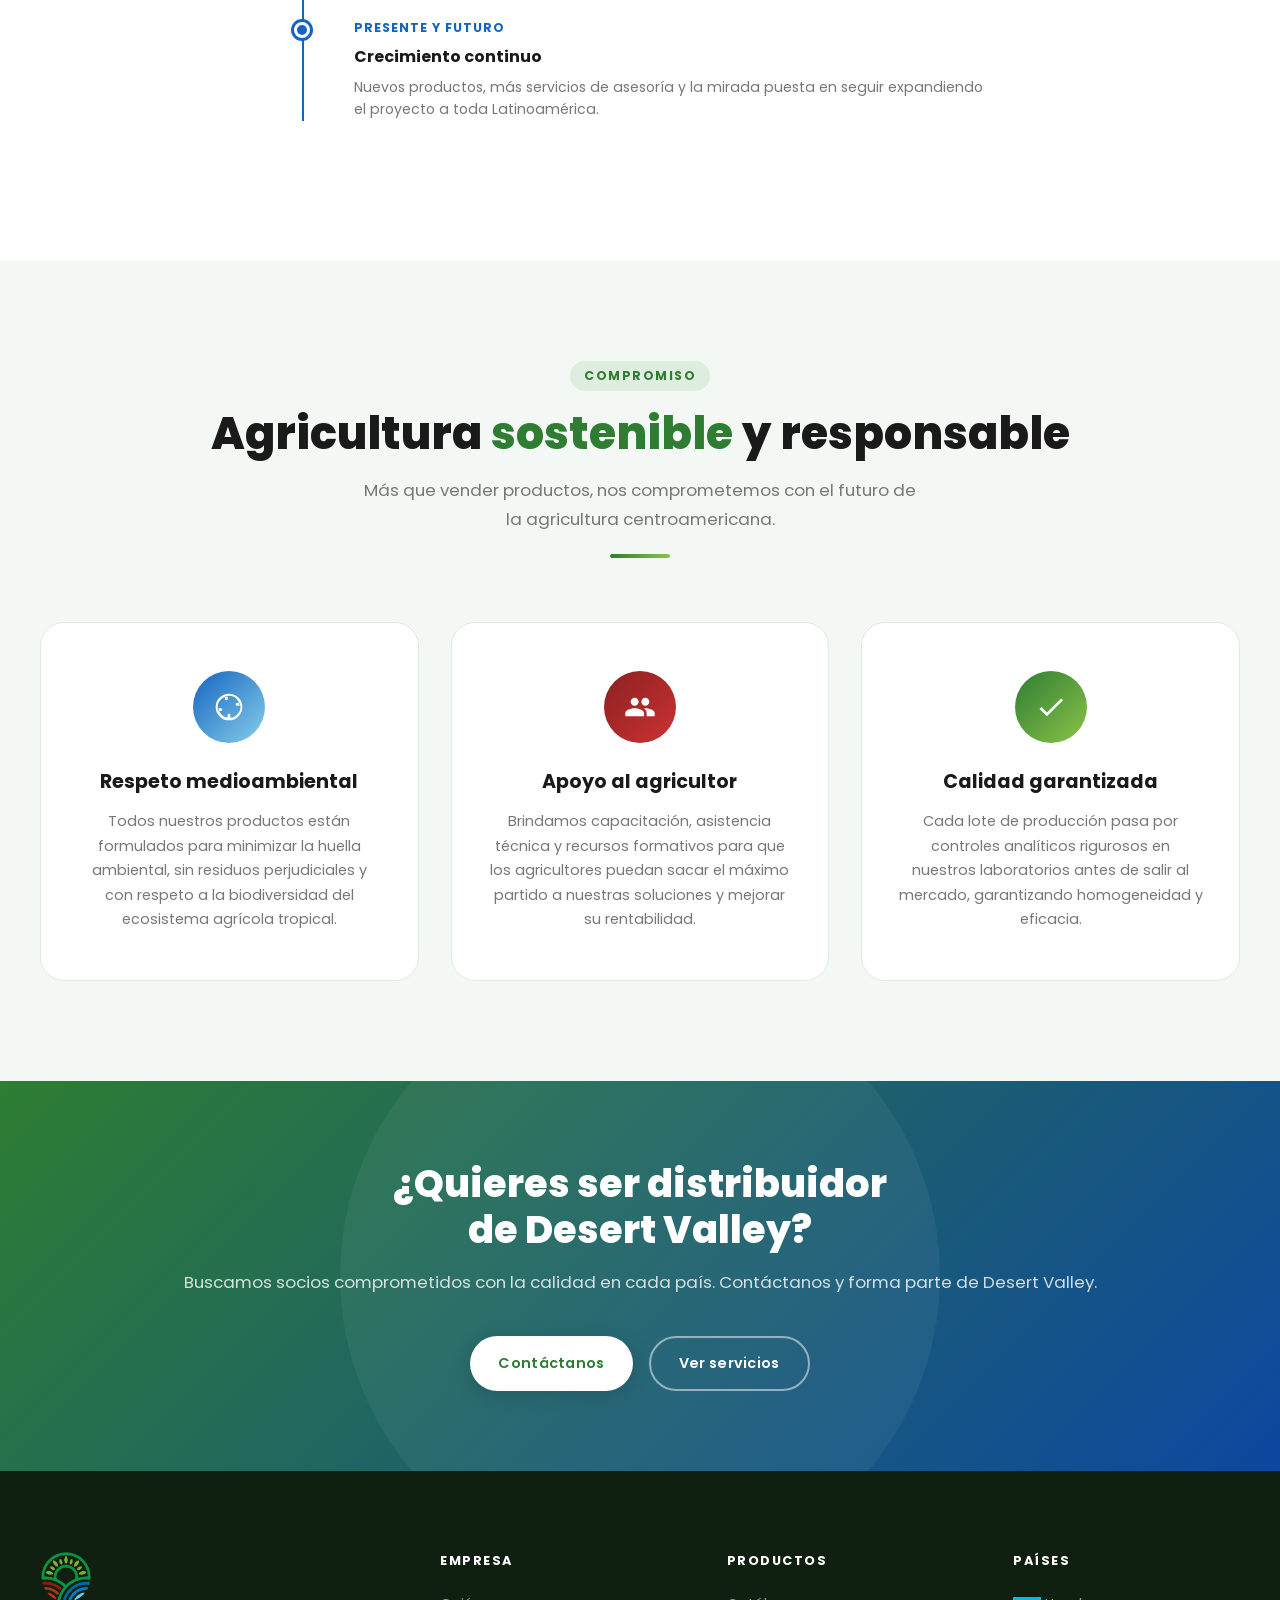
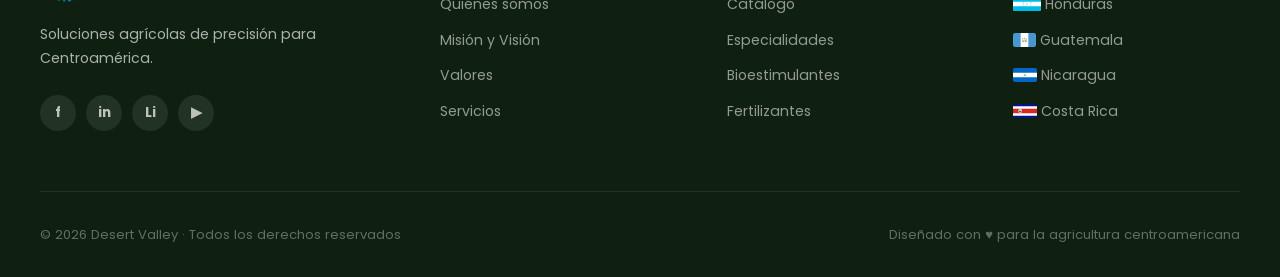
<file: nosotros.html>
<!DOCTYPE html>
<html lang="es">
<head>
  <meta charset="UTF-8">
  <meta name="viewport" content="width=device-width, initial-scale=1.0">
  <title>Quiénes Somos | Desert Valley</title>
  <meta name="description" content="Conoce el propósito, la misión, la visión y los valores de Desert Valley, empresa de soluciones agrícolas innovadoras para Centroamérica.">
  <link rel="stylesheet" href="styles.css">
</head>
<body>

<!-- NAV -->
<nav class="nav solid">
  <a href="index.html" class="nav-logo">
    <img src="logo-desert-valley.png" alt="Desert Valley" style="height:60px;width:auto;object-fit:contain;">
    <div class="nav-logo-text">Desert Valley</div>
  </a>
  <ul class="nav-links">
    <li><a href="index.html">Inicio</a></li>
    <li><a href="nosotros.html" class="active">Nosotros</a></li>
    <li><a href="productos.html">Productos</a></li>
    <li><a href="servicios.html">Servicios</a></li>
    <li><a href="paises.html">Países</a></li>
    <li><a href="contacto.html" class="nav-cta">Contacto</a></li>
  </ul>
  <button class="hamburger"><span></span><span></span><span></span></button>
</nav>
<nav class="mobile-menu">
  <a href="index.html">Inicio</a>
  <a href="nosotros.html">Nosotros</a>
  <a href="productos.html">Productos</a>
  <a href="servicios.html">Servicios</a>
  <a href="paises.html">Países</a>
  <a href="contacto.html">Contacto</a>
</nav>

<!-- PAGE HERO -->
<section class="page-hero">
  <div class="page-hero-content">
    <div class="breadcrumb"><a href="index.html">Inicio</a> › <span>Nosotros</span></div>
    <h1>Innovación que <span>transforma</span> el campo</h1>
    <p>Somos una empresa especializada en soluciones agrícolas innovadoras, llevando nutrición de precisión a Honduras, Guatemala, Nicaragua y Costa Rica.</p>
  </div>
</section>

<!-- MANIFIESTO / MENSAJE CORPORATIVO -->
<section class="manifesto">
  <div class="container">
    <div class="manifesto-inner reveal">
      <div class="section-tag">Nuestra promesa</div>
      <p class="manifesto-text">En Desert Valley creemos que cada cultivo tiene un potencial extraordinario. Nuestra misión es proporcionar a los agricultores las herramientas, el conocimiento y las soluciones necesarias para convertir ese potencial en <strong>resultados reales</strong>. Trabajamos junto al productor para enfrentar los desafíos actuales del agro y construir una agricultura más productiva, rentable y sostenible para las futuras generaciones.</p>
      <div class="manifesto-promise">«Convertimos conocimiento e innovación en resultados para el agricultor.»</div>
    </div>
  </div>
</section>

<!-- PROPÓSITO / MISIÓN / VISIÓN -->
<section class="section" id="mision">
  <div class="container">
    <div class="section-header reveal">
      <div class="section-tag">Quiénes somos</div>
      <h2>Propósito, misión y <span>visión</span></h2>
      <p>Desert Valley es una empresa especializada en soluciones agrícolas innovadoras para cualquier cultivo, enfocada en mejorar la productividad, calidad y rentabilidad de los productores mediante tecnología, asesoramiento técnico y cercanía.</p>
      <div class="divider"></div>
    </div>
    <div class="mv-grid">
      <div class="mv-card reveal reveal-delay-1">
        <div class="mv-card-tag">Propósito</div>
        <h3>Una agricultura más rentable, sostenible y resiliente</h3>
        <p>Impulsar una agricultura más rentable, sostenible y resiliente mediante soluciones innovadoras que ayuden a los productores a superar los desafíos del campo y alcanzar su máximo potencial productivo.</p>
      </div>
      <div class="mv-card reveal reveal-delay-2">
        <div class="mv-card-tag">Misión</div>
        <h3>Soluciones de alto valor para el agricultor</h3>
        <p>Desarrollar y ofrecer soluciones agrícolas de alto valor, respaldadas por conocimiento técnico, innovación y acompañamiento cercano, para obtener cultivos más productivos, rentables y sostenibles.</p>
      </div>
      <div class="mv-card reveal reveal-delay-3">
        <div class="mv-card-tag">Visión</div>
        <h3>Ser referencia en innovación agrícola</h3>
        <p>Ser una empresa referencia en innovación agrícola, reconocida por transformar desafíos en oportunidades y por generar resultados tangibles para agricultores, distribuidores y aliados estratégicos.</p>
      </div>
    </div>
  </div>
</section>

<!-- VALORES -->
<section class="section bg-light" id="valores">
  <div class="container">
    <div class="section-header reveal">
      <div class="section-tag">Principios</div>
      <h2>Los valores que nos <span>guían</span></h2>
      <div class="divider"></div>
    </div>
    <div class="values-grid values-grid-5">
      <div class="value-card reveal reveal-delay-1">
        <div class="value-emoji">💡</div>
        <h4>Innovación útil</h4>
        <p>Creemos en tecnologías que generen resultados reales en campo.</p>
      </div>
      <div class="value-card reveal reveal-delay-2">
        <div class="value-emoji">🤝</div>
        <h4>Cercanía</h4>
        <p>Trabajamos junto al agricultor, entendiendo sus necesidades y acompañándolo en cada etapa.</p>
      </div>
      <div class="value-card reveal reveal-delay-3">
        <div class="value-emoji">🌾</div>
        <h4>Compromiso</h4>
        <p>Asumimos cada cultivo y cada proyecto como propio.</p>
      </div>
      <div class="value-card reveal reveal-delay-4">
        <div class="value-emoji">🛡️</div>
        <h4>Confianza</h4>
        <p>Construimos relaciones duraderas basadas en transparencia y cumplimiento.</p>
      </div>
      <div class="value-card reveal reveal-delay-5">
        <div class="value-emoji">🌍</div>
        <h4>Sostenibilidad</h4>
        <p>Promovemos una agricultura que produzca más hoy sin comprometer el mañana.</p>
      </div>
    </div>
  </div>
</section>

<!-- PERSONALIDAD DE MARCA -->
<section class="section">
  <div class="container">
    <div class="section-header reveal">
      <div class="section-tag">Cómo somos</div>
      <h2>Nuestra <span>personalidad</span></h2>
      <p>Si Desert Valley fuera una persona, combinaría el rigor del experto con la cercanía de quien camina el campo a tu lado.</p>
      <div class="divider"></div>
    </div>
    <div class="personality-grid">
      <div class="personality-card reveal reveal-delay-1">
        <span>Experta</span> pero cercana
      </div>
      <div class="personality-card reveal reveal-delay-2">
        <span>Innovadora</span> pero práctica
      </div>
      <div class="personality-card reveal reveal-delay-3">
        <span>Profesional</span> pero accesible
      </div>
      <div class="personality-card reveal reveal-delay-4">
        <span>Visionaria</span> pero enfocada en resultados
      </div>
    </div>
    <p class="personality-tagline reveal">No hablamos de productos. Hablamos de <strong>resultados, productividad y oportunidades.</strong></p>
  </div>
</section>

<!-- RESPALDO TÉCNICO -->
<div class="group-banner">
  <div class="group-banner-inner">
    <div class="reveal">
      <div class="section-tag">Nuestro respaldo</div>
      <h2>Conocimiento técnico al <span>servicio del campo</span></h2>
      <p>Desert Valley combina investigación, desarrollo propio y un profundo conocimiento agronómico para crear soluciones que responden a los retos reales de los cultivos tropicales de Centroamérica.</p>
      <p>Cada formulación se respalda con controles de calidad rigurosos y el acompañamiento técnico de nuestros equipos directamente en campo.</p>
      <a href="servicios.html" class="btn btn-primary" style="margin-top:8px">Ver nuestros servicios →</a>
    </div>
    <div class="group-stats reveal reveal-delay-1">
      <div class="group-stat">
        <div class="group-stat-num">4</div>
        <div class="group-stat-label">Países en Centroamérica</div>
      </div>
      <div class="group-stat">
        <div class="group-stat-num">20+</div>
        <div class="group-stat-label">Soluciones agrícolas</div>
      </div>
      <div class="group-stat">
        <div class="group-stat-num">I+D</div>
        <div class="group-stat-label">Desarrollo propio</div>
      </div>
      <div class="group-stat">
        <div class="group-stat-num">100%</div>
        <div class="group-stat-label">Asesoría en campo</div>
      </div>
    </div>
  </div>
</div>

<!-- TIMELINE -->
<section class="section">
  <div class="container">
    <div class="section-header reveal">
      <div class="section-tag">Trayectoria</div>
      <h2>Nuestra <span>historia</span></h2>
      <p>La historia de un proyecto nacido para transformar la agricultura centroamericana.</p>
      <div class="divider"></div>
    </div>
    <div class="timeline">
      <div class="timeline-item reveal">
        <div class="timeline-dot"></div>
        <div class="timeline-year">Origen</div>
        <h4>Nace Desert Valley</h4>
        <p>Desert Valley surge de la convicción de que la innovación agrícola debe llegar, adaptada y accesible, a los agricultores de Centroamérica.</p>
      </div>
      <div class="timeline-item reveal reveal-delay-1">
        <div class="timeline-dot"></div>
        <div class="timeline-year">Primeros pasos</div>
        <h4>Comienzo en Guatemala y Honduras</h4>
        <p>Iniciamos operaciones en Guatemala y Honduras, detectando un enorme potencial en los mercados tropicales de la región.</p>
      </div>
      <div class="timeline-item reveal reveal-delay-2">
        <div class="timeline-dot"></div>
        <div class="timeline-year">Identidad propia</div>
        <h4>Equipos locales en cada país</h4>
        <p>Construimos una identidad propia con equipos locales, asesoría técnica en campo y soluciones diseñadas para cada cultivo.</p>
      </div>
      <div class="timeline-item reveal reveal-delay-3">
        <div class="timeline-dot"></div>
        <div class="timeline-year">Consolidación</div>
        <h4>4 países, presencia sólida</h4>
        <p>Desert Valley opera en Honduras, Guatemala, Nicaragua y Costa Rica, con distribuidores certificados y asesoría técnica en campo.</p>
      </div>
      <div class="timeline-item reveal reveal-delay-4">
        <div class="timeline-dot" style="background: var(--blue-main); box-shadow: 0 0 0 3px var(--blue-main);"></div>
        <div class="timeline-year" style="color: var(--blue-main);">Presente y futuro</div>
        <h4>Crecimiento continuo</h4>
        <p>Nuevos productos, más servicios de asesoría y la mirada puesta en seguir expandiendo el proyecto a toda Latinoamérica.</p>
      </div>
    </div>
  </div>
</section>

<!-- COMPROMISOS -->
<section class="section bg-light">
  <div class="container">
    <div class="section-header reveal">
      <div class="section-tag">Compromiso</div>
      <h2>Agricultura <span>sostenible</span> y responsable</h2>
      <p>Más que vender productos, nos comprometemos con el futuro de la agricultura centroamericana.</p>
      <div class="divider"></div>
    </div>
    <div class="pillars-grid">
      <div class="pillar-card reveal reveal-delay-1">
        <div class="pillar-icon" style="background: linear-gradient(135deg, #1565C0, #87CEEB);">
          <svg viewBox="0 0 24 24"><path d="M12 2a10 10 0 1 0 0 20A10 10 0 0 0 12 2zm-1 17.93V18c0-.55.45-1 1-1s1 .45 1 1v1.93A8.01 8.01 0 0 1 4.07 13H6c.55 0 1 .45 1 1s-.45 1-1 1H4.07A8.01 8.01 0 0 1 11 4.07V6c0 .55-.45 1-1 1S9 6.55 9 6V4.07A8.01 8.01 0 0 1 19.93 11H18c-.55 0-1-.45-1-1s.45-1 1-1h1.93A8.01 8.01 0 0 1 11 19.93z"/></svg>
        </div>
        <h3>Respeto medioambiental</h3>
        <p>Todos nuestros productos están formulados para minimizar la huella ambiental, sin residuos perjudiciales y con respeto a la biodiversidad del ecosistema agrícola tropical.</p>
      </div>
      <div class="pillar-card reveal reveal-delay-2">
        <div class="pillar-icon" style="background: linear-gradient(135deg, #8B2020, #CC3333);">
          <svg viewBox="0 0 24 24"><path d="M16 11c1.66 0 2.99-1.34 2.99-3S17.66 5 16 5c-1.66 0-3 1.34-3 3s1.34 3 3 3zm-8 0c1.66 0 2.99-1.34 2.99-3S9.66 5 8 5C6.34 5 5 6.34 5 8s1.34 3 3 3zm0 2c-2.33 0-7 1.17-7 3.5V19h14v-2.5c0-2.33-4.67-3.5-7-3.5zm8 0c-.29 0-.62.02-.97.05 1.16.84 1.97 1.97 1.97 3.45V19h6v-2.5c0-2.33-4.67-3.5-7-3.5z"/></svg>
        </div>
        <h3>Apoyo al agricultor</h3>
        <p>Brindamos capacitación, asistencia técnica y recursos formativos para que los agricultores puedan sacar el máximo partido a nuestras soluciones y mejorar su rentabilidad.</p>
      </div>
      <div class="pillar-card reveal reveal-delay-3">
        <div class="pillar-icon">
          <svg viewBox="0 0 24 24"><path d="M9 16.17L4.83 12l-1.42 1.41L9 19 21 7l-1.41-1.41L9 16.17z"/></svg>
        </div>
        <h3>Calidad garantizada</h3>
        <p>Cada lote de producción pasa por controles analíticos rigurosos en nuestros laboratorios antes de salir al mercado, garantizando homogeneidad y eficacia.</p>
      </div>
    </div>
  </div>
</section>

<!-- CTA -->
<section class="cta-section">
  <h2 class="reveal">¿Quieres ser distribuidor <br>de Desert Valley?</h2>
  <p class="reveal reveal-delay-1">Buscamos socios comprometidos con la calidad en cada país. Contáctanos y forma parte de Desert Valley.</p>
  <div class="cta-buttons reveal reveal-delay-2">
    <a href="contacto.html" class="btn btn-white">Contáctanos</a>
    <a href="servicios.html" class="btn btn-outline-white">Ver servicios</a>
  </div>
</section>

<!-- FOOTER -->
<footer class="footer">
  <div class="footer-grid">
    <div>
      <div class="footer-brand-logo">
        <img src="logo-desert-valley.png" alt="Desert Valley" style="height:52px;width:auto;object-fit:contain;">
      </div>
      <p class="footer-desc">Soluciones agrícolas de precisión para Centroamérica.</p>
      <div class="footer-social">
        <a href="#" class="social-link">f</a>
        <a href="#" class="social-link">in</a>
        <a href="#" class="social-link">Li</a>
        <a href="#" class="social-link">▶</a>
      </div>
    </div>
    <div class="footer-col">
      <h4>Empresa</h4>
      <ul>
        <li><a href="nosotros.html">Quiénes somos</a></li>
        <li><a href="nosotros.html#mision">Misión y Visión</a></li>
        <li><a href="nosotros.html#valores">Valores</a></li>
        <li><a href="servicios.html">Servicios</a></li>
      </ul>
    </div>
    <div class="footer-col">
      <h4>Productos</h4>
      <ul>
        <li><a href="productos.html">Catálogo</a></li>
        <li><a href="productos.html">Especialidades</a></li>
        <li><a href="productos.html">Bioestimulantes</a></li>
        <li><a href="productos.html">Fertilizantes</a></li>
      </ul>
    </div>
    <div class="footer-col">
      <h4>Países</h4>
      <ul>
        <li><a href="paises.html"><img class="flag-img" src="flags/hn.svg" alt="Honduras"> Honduras</a></li>
        <li><a href="paises.html"><img class="flag-img" src="flags/gt.svg" alt="Guatemala"> Guatemala</a></li>
        <li><a href="paises.html"><img class="flag-img" src="flags/ni.svg" alt="Nicaragua"> Nicaragua</a></li>
        <li><a href="paises.html"><img class="flag-img" src="flags/cr.svg" alt="Costa Rica"> Costa Rica</a></li>
      </ul>
    </div>
  </div>
  <div class="footer-bottom">
    <span>© 2026 Desert Valley · Todos los derechos reservados</span>
    <span>Diseñado con ♥ para la agricultura centroamericana</span>
  </div>
</footer>

<script src="main.js"></script>
</body>
</html>
</file>
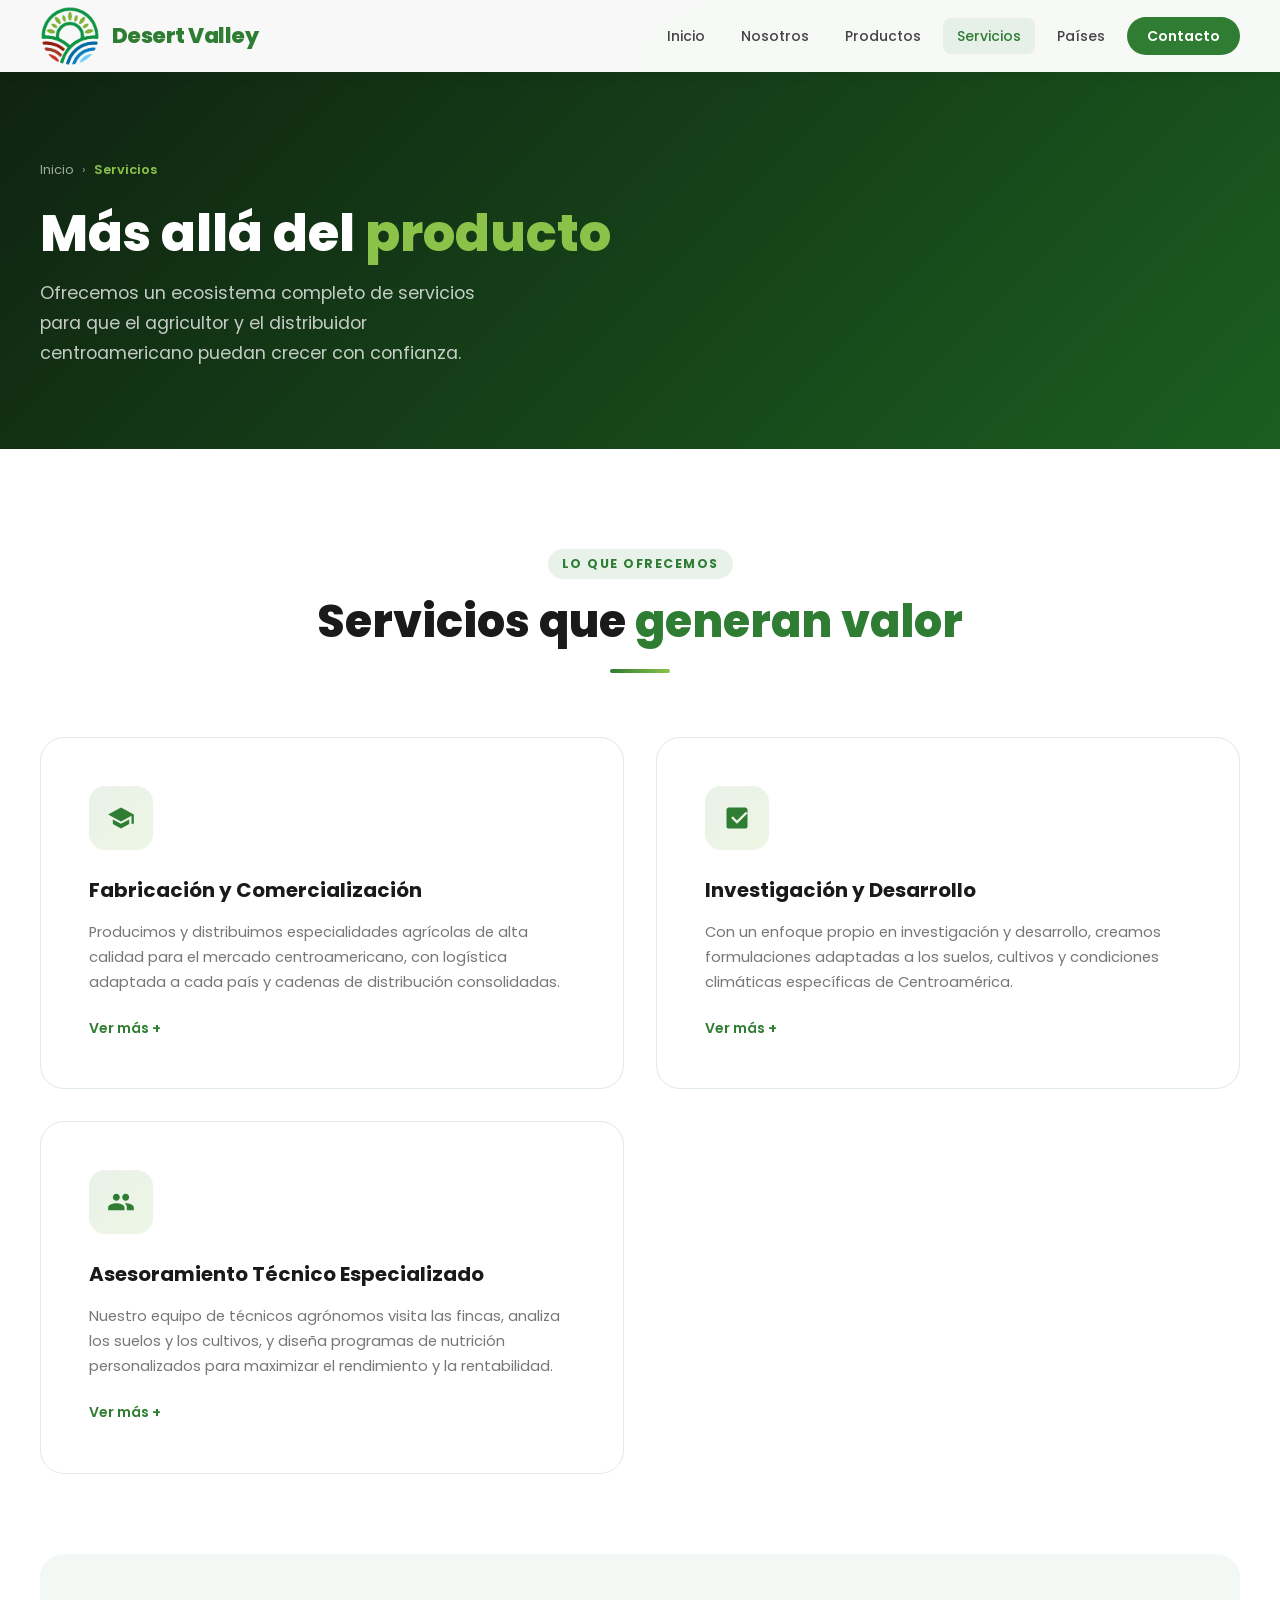
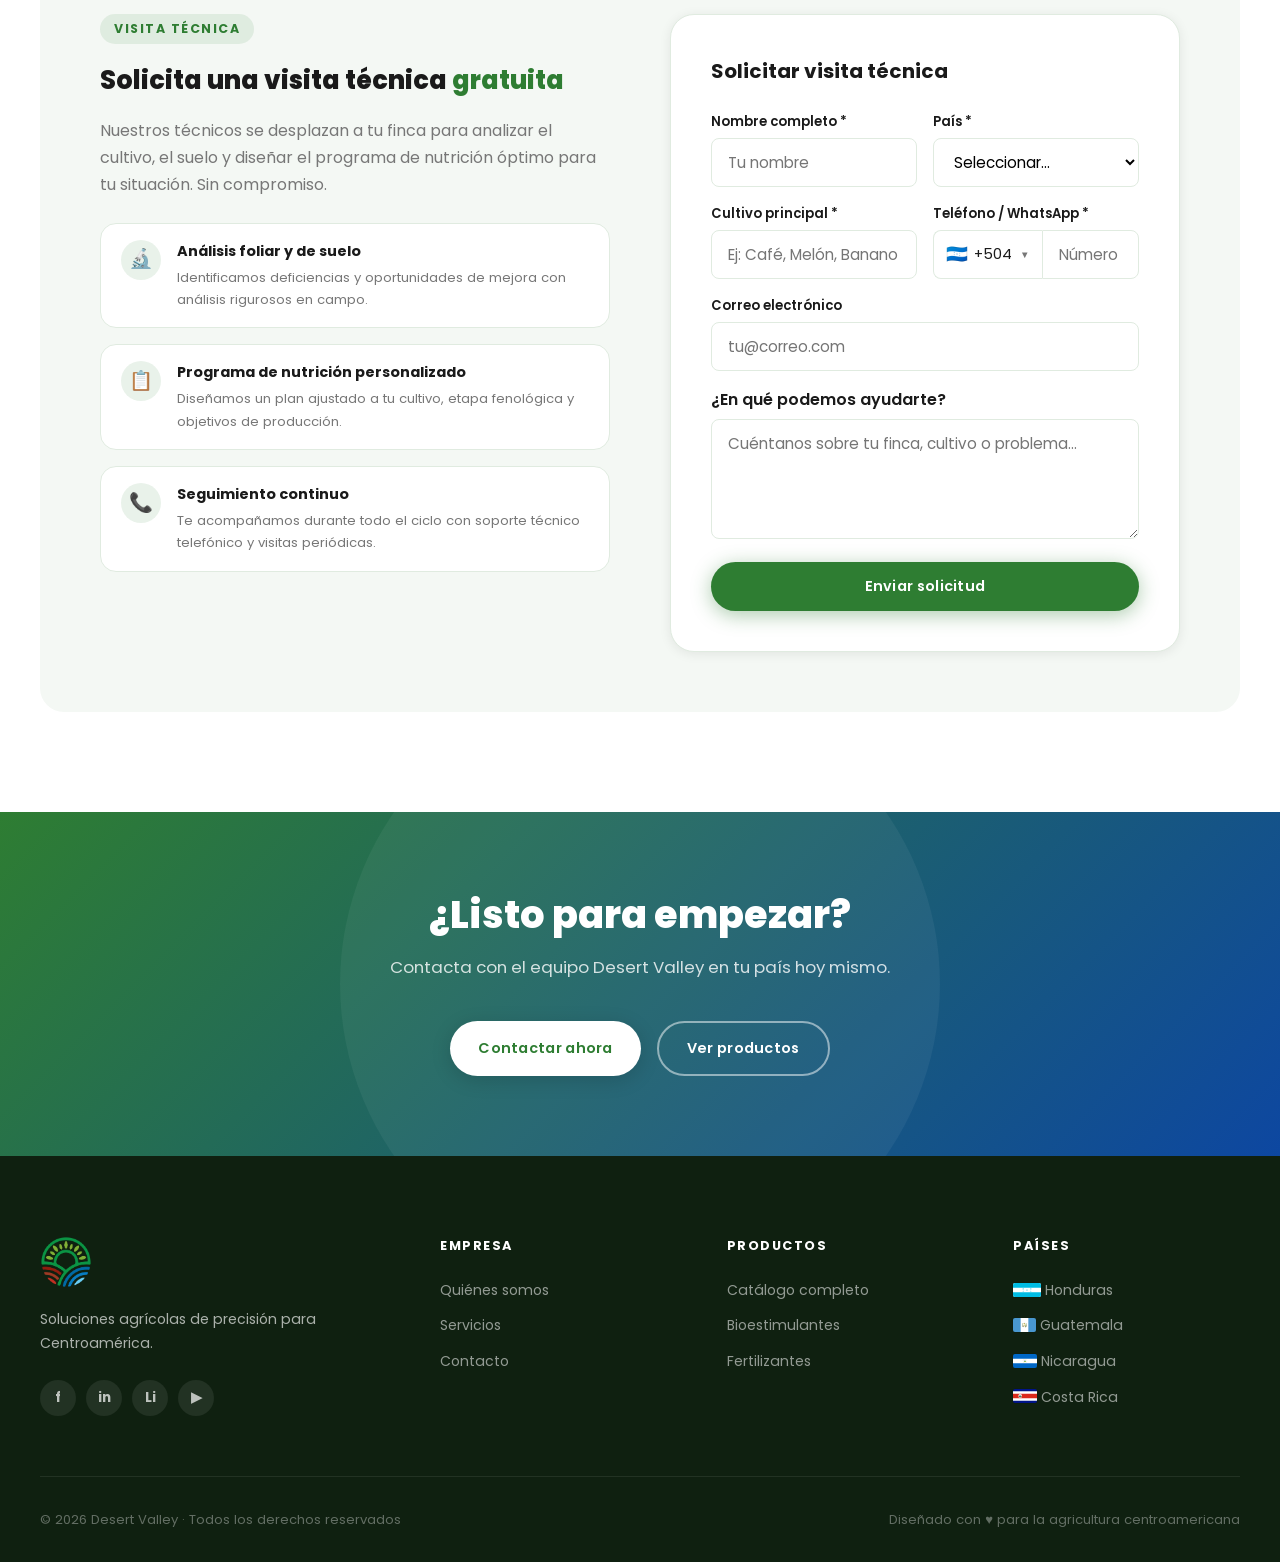
<file: servicios.html>
<!DOCTYPE html>
<html lang="es">
<head>
  <meta charset="UTF-8">
  <meta name="viewport" content="width=device-width, initial-scale=1.0">
  <title>Servicios | Desert Valley</title>
  <meta name="description" content="Servicios de Desert Valley: asesoramiento técnico, I+D, fabricación y distribución para el sector agrícola centroamericano.">
  <link rel="stylesheet" href="styles.css">
  <style>
    .service-extra { max-height: 0; overflow: hidden; transition: max-height 0.4s ease; }
    .service-extra p { margin-top: 16px; }
    .service-expand-btn {
      background: none; border: none; font-family: inherit;
      color: var(--green-main); font-weight: 600; font-size: 0.88rem;
      cursor: pointer; padding: 0; transition: color var(--transition);
    }
    .service-expand-btn:hover { color: var(--green-dark); }
    .advisory-section {
      background: var(--bg-light);
      border-radius: var(--radius-lg);
      padding: 60px;
      margin-top: 80px;
    }
    .advisory-layout {
      display: grid;
      grid-template-columns: 1fr 1fr;
      gap: 60px;
      align-items: start;
    }
    .advisory-form .form-grid { display: grid; grid-template-columns: 1fr 1fr; gap: 16px; }
    .advisory-form .form-full { grid-column: 1 / -1; }
    .advisory-info h3 { font-size: 1.6rem; font-weight: 800; color: var(--text-dark); margin-bottom: 16px; }
    .advisory-info p { color: var(--text-light); line-height: 1.7; margin-bottom: 24px; }
    .advisory-features { display: flex; flex-direction: column; gap: 16px; }
    .advisory-feature {
      display: flex; gap: 16px; align-items: flex-start;
      background: white; border-radius: var(--radius-md);
      padding: 16px 20px; border: 1px solid var(--border);
      transition: box-shadow var(--transition);
    }
    .advisory-feature:hover { box-shadow: var(--shadow-sm); }
    .advisory-feature-icon {
      width: 40px; height: 40px; flex-shrink: 0;
      border-radius: 50%;
      background: rgba(46,125,50,0.1);
      display: flex; align-items: center; justify-content: center;
      font-size: 1.2rem;
    }
    .advisory-feature h4 { font-size: 0.9rem; font-weight: 700; margin-bottom: 4px; }
    .advisory-feature p { font-size: 0.82rem; color: var(--text-light); margin: 0; }
    .investment-section {
      background: linear-gradient(135deg, var(--bg-dark), #0D2818);
      border-radius: var(--radius-lg);
      padding: 60px;
      margin-top: 32px;
      position: relative;
      overflow: hidden;
    }
    .investment-section::before {
      content: '';
      position: absolute;
      top: -60px; right: -60px;
      width: 250px; height: 250px;
      border-radius: 50%;
      background: rgba(46,125,50,0.15);
    }
    .investment-inner {
      display: grid;
      grid-template-columns: 1fr 1fr;
      gap: 60px;
      align-items: center;
      position: relative;
      z-index: 1;
    }
    .investment-inner h2 { font-size: 2rem; font-weight: 800; color: white; margin-bottom: 16px; }
    .investment-inner h2 span { color: var(--green-light); }
    .investment-inner p { color: rgba(255,255,255,0.75); line-height: 1.7; margin-bottom: 24px; }
    .investment-points { display: flex; flex-direction: column; gap: 16px; }
    .investment-point {
      display: flex; gap: 12px; align-items: center;
      background: rgba(255,255,255,0.06);
      border: 1px solid rgba(255,255,255,0.1);
      border-radius: var(--radius-md);
      padding: 16px 20px;
    }
    .investment-point .dot {
      width: 8px; height: 8px; border-radius: 50%;
      background: var(--green-light); flex-shrink: 0;
    }
    .investment-point span { color: rgba(255,255,255,0.8); font-size: 0.88rem; }
    @media (max-width: 768px) {
      .advisory-layout { grid-template-columns: 1fr; }
      .advisory-form .form-grid { grid-template-columns: 1fr; }
      .investment-inner { grid-template-columns: 1fr; }
      .advisory-section, .investment-section { padding: 32px 24px; }
    }
  </style>
</head>
<body>

<!-- NAV -->
<nav class="nav solid">
  <a href="index.html" class="nav-logo">
    <img src="logo-desert-valley.png" alt="Desert Valley" style="height:60px;width:auto;object-fit:contain;">
    <div class="nav-logo-text">Desert Valley</div>
  </a>
  <ul class="nav-links">
    <li><a href="index.html">Inicio</a></li>
    <li><a href="nosotros.html">Nosotros</a></li>
    <li><a href="productos.html">Productos</a></li>
    <li><a href="servicios.html" class="active">Servicios</a></li>
    <li><a href="paises.html">Países</a></li>
    <li><a href="contacto.html" class="nav-cta">Contacto</a></li>
  </ul>
  <button class="hamburger"><span></span><span></span><span></span></button>
</nav>
<nav class="mobile-menu">
  <a href="index.html">Inicio</a><a href="nosotros.html">Nosotros</a>
  <a href="productos.html">Productos</a><a href="servicios.html">Servicios</a>
  <a href="paises.html">Países</a><a href="contacto.html">Contacto</a>
</nav>

<!-- PAGE HERO -->
<section class="page-hero">
  <div class="page-hero-content">
    <div class="breadcrumb"><a href="index.html">Inicio</a> › <span>Servicios</span></div>
    <h1>Más allá del <span>producto</span></h1>
    <p>Ofrecemos un ecosistema completo de servicios para que el agricultor y el distribuidor centroamericano puedan crecer con confianza.</p>
  </div>
</section>

<!-- SERVICIOS PRINCIPALES -->
<section class="section">
  <div class="container">
    <div class="section-header reveal">
      <div class="section-tag">Lo que ofrecemos</div>
      <h2>Servicios que <span>generan valor</span></h2>
      <div class="divider"></div>
    </div>
    <div class="services-grid">

      <div class="service-card reveal reveal-delay-1">
        <div class="service-icon">
          <svg viewBox="0 0 24 24"><path d="M12 3L1 9l11 6 9-4.91V17h2V9L12 3zM5 13.18v4L12 21l7-3.82v-4L12 17l-7-3.82z"/></svg>
        </div>
        <h3>Fabricación y Comercialización</h3>
        <p>Producimos y distribuimos especialidades agrícolas de alta calidad para el mercado centroamericano, con logística adaptada a cada país y cadenas de distribución consolidadas.</p>
        <div class="service-extra">
          <p>Nuestro portafolio incluye más de 20 productos en diferentes formatos (líquido, polvo, granulado) adaptados a los cultivos tropicales de la región. Trabajamos con distribuidores locales certificados que garantizan la disponibilidad del producto en campo.</p>
        </div>
        <button class="service-expand-btn">Ver más +</button>
      </div>

      <div class="service-card reveal reveal-delay-2">
        <div class="service-icon">
          <svg viewBox="0 0 24 24"><path d="M19 3H5c-1.1 0-2 .9-2 2v14c0 1.1.9 2 2 2h14c1.1 0 2-.9 2-2V5c0-1.1-.9-2-2-2zm-7 14l-5-5 1.41-1.41L12 14.17l7.59-7.59L21 8l-9 9z"/></svg>
        </div>
        <h3>Investigación y Desarrollo</h3>
        <p>Con un enfoque propio en investigación y desarrollo, creamos formulaciones adaptadas a los suelos, cultivos y condiciones climáticas específicas de Centroamérica.</p>
        <div class="service-extra">
          <p>Realizamos ensayos en campo en colaboración con agricultores, cooperativas y centros de investigación agronómica locales. Nuestro objetivo: soluciones que funcionen en la realidad del agricultor centroamericano, no solo en el laboratorio.</p>
        </div>
        <button class="service-expand-btn">Ver más +</button>
      </div>

      <div class="service-card reveal reveal-delay-3">
        <div class="service-icon">
          <svg viewBox="0 0 24 24"><path d="M16 11c1.66 0 2.99-1.34 2.99-3S17.66 5 16 5c-1.66 0-3 1.34-3 3s1.34 3 3 3zm-8 0c1.66 0 2.99-1.34 2.99-3S9.66 5 8 5C6.34 5 5 6.34 5 8s1.34 3 3 3zm0 2c-2.33 0-7 1.17-7 3.5V19h14v-2.5c0-2.33-4.67-3.5-7-3.5zm8 0c-.29 0-.62.02-.97.05 1.16.84 1.97 1.97 1.97 3.45V19h6v-2.5c0-2.33-4.67-3.5-7-3.5z"/></svg>
        </div>
        <h3>Asesoramiento Técnico Especializado</h3>
        <p>Nuestro equipo de técnicos agrónomos visita las fincas, analiza los suelos y los cultivos, y diseña programas de nutrición personalizados para maximizar el rendimiento y la rentabilidad.</p>
        <div class="service-extra">
          <p>Ofrecemos seguimiento continuo durante todo el ciclo del cultivo, interpretación de análisis foliares y de suelo, y ajuste de los programas de fertilización según los resultados observados. Sin costo adicional para clientes activos.</p>
        </div>
        <button class="service-expand-btn">Ver más +</button>
      </div>

    </div>

    <!-- ASESORÍA TÉCNICA FORM -->
    <div class="advisory-section reveal">
      <div class="advisory-layout">
        <div class="advisory-info">
          <div class="section-tag">Visita técnica</div>
          <h3>Solicita una visita técnica <span style="color:var(--green-main);">gratuita</span></h3>
          <p>Nuestros técnicos se desplazan a tu finca para analizar el cultivo, el suelo y diseñar el programa de nutrición óptimo para tu situación. Sin compromiso.</p>
          <div class="advisory-features">
            <div class="advisory-feature">
              <div class="advisory-feature-icon">🔬</div>
              <div>
                <h4>Análisis foliar y de suelo</h4>
                <p>Identificamos deficiencias y oportunidades de mejora con análisis rigurosos en campo.</p>
              </div>
            </div>
            <div class="advisory-feature">
              <div class="advisory-feature-icon">📋</div>
              <div>
                <h4>Programa de nutrición personalizado</h4>
                <p>Diseñamos un plan ajustado a tu cultivo, etapa fenológica y objetivos de producción.</p>
              </div>
            </div>
            <div class="advisory-feature">
              <div class="advisory-feature-icon">📞</div>
              <div>
                <h4>Seguimiento continuo</h4>
                <p>Te acompañamos durante todo el ciclo con soporte técnico telefónico y visitas periódicas.</p>
              </div>
            </div>
          </div>
        </div>
        <div class="advisory-form">
          <form class="contact-form" style="background:white; border-radius: var(--radius-lg); padding: 40px; box-shadow: var(--shadow-sm); border: 1px solid var(--border);">
            <h3 style="font-size:1.25rem; font-weight:700; margin-bottom:24px;">Solicitar visita técnica</h3>
            <div class="form-grid">
              <div><label style="font-size:0.82rem;font-weight:600;display:block;margin-bottom:6px;">Nombre completo *</label>
                <input type="text" placeholder="Tu nombre" required></div>
              <div><label style="font-size:0.82rem;font-weight:600;display:block;margin-bottom:6px;">País *</label>
                <select required>
                  <option value="">Seleccionar...</option>
                  <option>Honduras</option><option>Guatemala</option>
                  <option>Nicaragua</option><option>Costa Rica</option>
                </select>
              </div>
              <div><label style="font-size:0.82rem;font-weight:600;display:block;margin-bottom:6px;">Cultivo principal *</label>
                <input type="text" placeholder="Ej: Café, Melón, Banano" required></div>
              <div><label style="font-size:0.82rem;font-weight:600;display:block;margin-bottom:6px;">Teléfono / WhatsApp *</label>
                <input type="tel" class="tel-intl" placeholder="Número de teléfono" required></div>
              <div class="form-full"><label style="font-size:0.82rem;font-weight:600;display:block;margin-bottom:6px;">Correo electrónico</label>
                <input type="email" placeholder="tu@correo.com"></div>
              <div class="form-full"><label style="font-size:0.82rm;font-weight:600;display:block;margin-bottom:6px;">¿En qué podemos ayudarte?</label>
                <textarea placeholder="Cuéntanos sobre tu finca, cultivo o problema..." rows="4"></textarea></div>
            </div>
            <button type="submit" class="btn btn-primary form-submit" style="width:100%;justify-content:center;margin-top:16px;">
              Enviar solicitud
            </button>
          </form>
        </div>
      </div>
    </div>

  </div>
</section>

<!-- CTA -->
<section class="cta-section">
  <h2 class="reveal">¿Listo para empezar?</h2>
  <p class="reveal reveal-delay-1">Contacta con el equipo Desert Valley en tu país hoy mismo.</p>
  <div class="cta-buttons reveal reveal-delay-2">
    <a href="contacto.html" class="btn btn-white">Contactar ahora</a>
    <a href="productos.html" class="btn btn-outline-white">Ver productos</a>
  </div>
</section>

<!-- FOOTER -->
<footer class="footer">
  <div class="footer-grid">
    <div>
      <div class="footer-brand-logo">
        <img src="logo-desert-valley.png" alt="Desert Valley" style="height:52px;width:auto;object-fit:contain;">
      </div>
      <p class="footer-desc">Soluciones agrícolas de precisión para Centroamérica.</p>
      <div class="footer-social">
        <a href="#" class="social-link">f</a><a href="#" class="social-link">in</a>
        <a href="#" class="social-link">Li</a><a href="#" class="social-link">▶</a>
      </div>
    </div>
    <div class="footer-col"><h4>Empresa</h4><ul>
      <li><a href="nosotros.html">Quiénes somos</a></li>
      <li><a href="servicios.html">Servicios</a></li>
      <li><a href="contacto.html">Contacto</a></li>
    </ul></div>
    <div class="footer-col"><h4>Productos</h4><ul>
      <li><a href="productos.html">Catálogo completo</a></li>
      <li><a href="productos.html">Bioestimulantes</a></li>
      <li><a href="productos.html">Fertilizantes</a></li>
    </ul></div>
    <div class="footer-col"><h4>Países</h4><ul>
      <li><a href="paises.html"><img class="flag-img" src="flags/hn.svg" alt="Honduras"> Honduras</a></li>
      <li><a href="paises.html"><img class="flag-img" src="flags/gt.svg" alt="Guatemala"> Guatemala</a></li>
      <li><a href="paises.html"><img class="flag-img" src="flags/ni.svg" alt="Nicaragua"> Nicaragua</a></li>
      <li><a href="paises.html"><img class="flag-img" src="flags/cr.svg" alt="Costa Rica"> Costa Rica</a></li>
    </ul></div>
  </div>
  <div class="footer-bottom">
    <span>© 2026 Desert Valley · Todos los derechos reservados</span>
    <span>Diseñado con ♥ para la agricultura centroamericana</span>
  </div>
</footer>

<script src="main.js"></script>
</body>
</html>
</file>
<file: styles.css>
@import url('https://fonts.googleapis.com/css2?family=Poppins:wght@300;400;500;600;700;800;900&display=swap');

/* ===================== VARIABLES ===================== */
:root {
  --green-dark:   #1B5E20;
  --green-main:   #2E7D32;
  --green-mid:    #388E3C;
  --green-light:  #8BC34A;
  --red-dark:     #8B2020;
  --red-main:     #CC3333;
  --blue-dark:    #0D47A1;
  --blue-main:    #1565C0;
  --blue-mid:     #1976D2;
  --blue-sky:     #87CEEB;
  --text-dark:    #1A1A1A;
  --text-mid:     #444444;
  --text-light:   #777777;
  --bg-white:     #FFFFFF;
  --bg-light:     #F4F8F4;
  --bg-dark:      #0F2010;
  --border:       #E0EBE0;
  --shadow-sm:    0 2px 12px rgba(0,0,0,0.08);
  --shadow-md:    0 8px 32px rgba(0,0,0,0.12);
  --shadow-lg:    0 20px 60px rgba(0,0,0,0.18);
  --radius-sm:    8px;
  --radius-md:    16px;
  --radius-lg:    24px;
  --transition:   0.3s cubic-bezier(0.4, 0, 0.2, 1);
}

/* ===================== RESET ===================== */
*, *::before, *::after { box-sizing: border-box; margin: 0; padding: 0; }
html { scroll-behavior: smooth; font-size: 16px; }
body {
  font-family: 'Poppins', sans-serif;
  color: var(--text-dark);
  background: var(--bg-white);
  overflow-x: hidden;
  line-height: 1.6;
}
a { text-decoration: none; color: inherit; }
ul { list-style: none; }
img { max-width: 100%; display: block; }
button { cursor: pointer; border: none; background: none; font-family: inherit; }
input, textarea, select {
  font-family: inherit;
  outline: none;
  border: 1px solid var(--border);
  border-radius: var(--radius-sm);
  padding: 12px 16px;
  width: 100%;
  font-size: 0.95rem;
  transition: border-color var(--transition);
  background: var(--bg-white);
}
input:focus, textarea:focus, select:focus { border-color: var(--green-main); box-shadow: 0 0 0 3px rgba(46,125,50,0.1); }

/* ===================== SCROLL ANIMATION ===================== */
.reveal {
  opacity: 0;
  transform: translateY(40px);
  transition: opacity 0.7s ease, transform 0.7s ease;
}
.reveal.visible {
  opacity: 1;
  transform: translateY(0);
}
.reveal-delay-1 { transition-delay: 0.1s; }
.reveal-delay-2 { transition-delay: 0.2s; }
.reveal-delay-3 { transition-delay: 0.3s; }
.reveal-delay-4 { transition-delay: 0.4s; }
.reveal-delay-5 { transition-delay: 0.5s; }

/* ===================== NAVIGATION ===================== */
.nav {
  position: fixed;
  top: 0; left: 0; right: 0;
  z-index: 1000;
  padding: 0 40px;
  height: 72px;
  display: flex;
  align-items: center;
  justify-content: space-between;
  transition: background var(--transition), box-shadow var(--transition);
}
.nav.transparent { background: transparent; }
.nav.solid {
  background: rgba(255,255,255,0.97);
  backdrop-filter: blur(10px);
  box-shadow: var(--shadow-sm);
}
.nav-logo {
  display: flex;
  align-items: center;
  gap: 12px;
}
.nav-logo img {
  height: 44px;
  width: auto;
}
.nav-logo-text {
  font-size: 1.35rem;
  font-weight: 800;
  color: var(--green-main);
  letter-spacing: -0.5px;
  line-height: 1.1;
}
.nav-logo-text span {
  display: block;
  font-size: 0.65rem;
  font-weight: 400;
  color: var(--text-light);
  letter-spacing: 1.5px;
  text-transform: uppercase;
}
.nav-links {
  display: flex;
  align-items: center;
  gap: 8px;
}
.nav-links a {
  padding: 8px 14px;
  font-size: 0.875rem;
  font-weight: 500;
  color: var(--text-mid);
  border-radius: var(--radius-sm);
  transition: color var(--transition), background var(--transition);
  white-space: nowrap;
}
.nav-links a:hover,
.nav-links a.active {
  color: var(--green-main);
  background: rgba(46,125,50,0.08);
}
.nav-cta {
  background: var(--green-main) !important;
  color: white !important;
  padding: 9px 20px !important;
  border-radius: 40px !important;
  font-weight: 600 !important;
}
.nav-cta:hover { background: var(--green-dark) !important; }
.nav-transparent .nav-links a { color: rgba(255,255,255,0.85); }
.nav-transparent .nav-links a:hover { color: white; background: rgba(255,255,255,0.15); }
.nav-transparent .nav-logo-text { color: white; }
.nav-transparent .nav-logo-text span { color: rgba(255,255,255,0.7); }

.hamburger {
  display: none;
  flex-direction: column;
  gap: 5px;
  padding: 8px;
  border-radius: 8px;
  transition: background var(--transition);
}
.hamburger:hover { background: rgba(46,125,50,0.1); }
.hamburger span {
  display: block;
  width: 24px;
  height: 2px;
  background: var(--text-dark);
  border-radius: 2px;
  transition: transform var(--transition), opacity var(--transition);
}
.nav-transparent .hamburger span { background: white; }
.hamburger.open span:nth-child(1) { transform: translateY(7px) rotate(45deg); }
.hamburger.open span:nth-child(2) { opacity: 0; }
.hamburger.open span:nth-child(3) { transform: translateY(-7px) rotate(-45deg); }

.mobile-menu {
  display: none;
  position: fixed;
  top: 72px; left: 0; right: 0;
  background: white;
  padding: 20px;
  z-index: 999;
  box-shadow: var(--shadow-md);
  flex-direction: column;
  gap: 4px;
}
.mobile-menu.open { display: flex; }
.mobile-menu a {
  padding: 12px 16px;
  font-size: 0.95rem;
  font-weight: 500;
  color: var(--text-mid);
  border-radius: var(--radius-sm);
  transition: color var(--transition), background var(--transition);
}
.mobile-menu a:hover { color: var(--green-main); background: var(--bg-light); }

/* ===================== HERO ===================== */
.hero {
  position: relative;
  min-height: 100vh;
  display: flex;
  align-items: center;
  overflow: hidden;
}
.hero-bg {
  position: absolute;
  inset: 0;
  background-size: cover;
  background-position: center;
  transform: scale(1.08);
  transition: transform 8s ease;
}
.hero-bg.loaded { transform: scale(1); }
.hero-overlay {
  position: absolute;
  inset: 0;
  background: linear-gradient(
    135deg,
    rgba(15, 32, 16, 0.85) 0%,
    rgba(27, 94, 32, 0.7) 40%,
    rgba(21, 101, 192, 0.5) 100%
  );
}
.hero-content {
  position: relative;
  z-index: 2;
  max-width: 1200px;
  margin: 0 auto;
  padding: 120px 40px 80px;
  width: 100%;
}
.hero-badge {
  display: inline-flex;
  align-items: center;
  gap: 8px;
  background: rgba(255,255,255,0.15);
  backdrop-filter: blur(8px);
  border: 1px solid rgba(255,255,255,0.25);
  padding: 6px 16px;
  border-radius: 40px;
  color: white;
  font-size: 0.8rem;
  font-weight: 600;
  letter-spacing: 1px;
  text-transform: uppercase;
  margin-bottom: 24px;
  animation: fadeInDown 0.8s ease forwards;
}
.hero-badge::before {
  content: '';
  width: 8px;
  height: 8px;
  border-radius: 50%;
  background: var(--green-light);
  animation: pulse 2s infinite;
}
@keyframes pulse {
  0%, 100% { opacity: 1; transform: scale(1); }
  50% { opacity: 0.5; transform: scale(1.4); }
}
.hero h1 {
  font-size: clamp(2.5rem, 5vw, 4.2rem);
  font-weight: 800;
  color: white;
  line-height: 1.1;
  margin-bottom: 24px;
  max-width: 700px;
  animation: fadeInUp 0.8s ease 0.2s both;
}
.hero h1 span { color: var(--green-light); }
.hero p {
  font-size: 1.15rem;
  color: rgba(255,255,255,0.85);
  max-width: 520px;
  margin-bottom: 40px;
  animation: fadeInUp 0.8s ease 0.4s both;
  line-height: 1.7;
}
.hero-buttons {
  display: flex;
  gap: 16px;
  flex-wrap: wrap;
  animation: fadeInUp 0.8s ease 0.6s both;
}
.hero-countries {
  position: relative;
  z-index: 2;
  display: flex;
  align-items: center;
  gap: 12px;
  padding: 0 40px 60px;
  max-width: 1200px;
  margin: 0 auto;
  flex-wrap: wrap;
  animation: fadeInUp 0.8s ease 0.8s both;
}
.country-chip {
  display: flex;
  align-items: center;
  gap: 8px;
  background: rgba(255,255,255,0.12);
  backdrop-filter: blur(8px);
  border: 1px solid rgba(255,255,255,0.2);
  padding: 8px 16px;
  border-radius: 40px;
  color: white;
  font-size: 0.82rem;
  font-weight: 600;
  transition: background var(--transition), transform var(--transition);
  cursor: default;
}
.country-chip:hover {
  background: rgba(255,255,255,0.22);
  transform: translateY(-2px);
}
.country-chip .flag { font-size: 1.1rem; }
/* Banderas como imagen (los emojis de bandera no se renderizan en Windows) */
.flag-img {
  height: 1em;
  width: auto;
  vertical-align: -0.14em;
  border-radius: 2px;
  box-shadow: 0 0 0 0.5px rgba(0, 0, 0, 0.12);
  display: inline-block;
}
.country-flag .flag-img { height: 2.4rem; border-radius: 4px; box-shadow: 0 1px 4px rgba(0, 0, 0, 0.18); }
.hero-scroll {
  position: absolute;
  bottom: 32px;
  left: 50%;
  transform: translateX(-50%);
  z-index: 2;
  display: flex;
  flex-direction: column;
  align-items: center;
  gap: 8px;
  color: rgba(255,255,255,0.6);
  font-size: 0.72rem;
  letter-spacing: 2px;
  text-transform: uppercase;
  animation: fadeIn 1s ease 1.2s both;
}
.scroll-line {
  width: 1px;
  height: 40px;
  background: linear-gradient(to bottom, rgba(255,255,255,0.6), transparent);
  animation: scrollAnim 2s ease-in-out infinite;
}
@keyframes scrollAnim {
  0%, 100% { transform: scaleY(1); opacity: 1; }
  50% { transform: scaleY(0.5); opacity: 0.4; }
}

/* ===================== BUTTONS ===================== */
.btn {
  display: inline-flex;
  align-items: center;
  gap: 8px;
  padding: 14px 28px;
  border-radius: 40px;
  font-weight: 600;
  font-size: 0.9rem;
  transition: all var(--transition);
  letter-spacing: 0.3px;
}
.btn-primary {
  background: var(--green-main);
  color: white;
  box-shadow: 0 4px 20px rgba(46,125,50,0.4);
}
.btn-primary:hover {
  background: var(--green-dark);
  box-shadow: 0 8px 32px rgba(46,125,50,0.5);
  transform: translateY(-2px);
}
.btn-outline {
  background: transparent;
  color: white;
  border: 2px solid rgba(255,255,255,0.5);
}
.btn-outline:hover {
  background: rgba(255,255,255,0.12);
  border-color: white;
  transform: translateY(-2px);
}
.btn-outline-green {
  background: transparent;
  color: var(--green-main);
  border: 2px solid var(--green-main);
}
.btn-outline-green:hover {
  background: var(--green-main);
  color: white;
  transform: translateY(-2px);
}
.btn-blue {
  background: var(--blue-main);
  color: white;
  box-shadow: 0 4px 20px rgba(21,101,192,0.3);
}
.btn-blue:hover {
  background: var(--blue-dark);
  transform: translateY(-2px);
}
.btn svg { width: 18px; height: 18px; flex-shrink: 0; }

/* ===================== SECTION HEADERS ===================== */
.section { padding: 100px 40px; }
.section-sm { padding: 60px 40px; }
.container { max-width: 1200px; margin: 0 auto; }
.section-header {
  text-align: center;
  margin-bottom: 64px;
}
.section-tag {
  display: inline-flex;
  align-items: center;
  gap: 8px;
  background: rgba(46,125,50,0.1);
  color: var(--green-main);
  padding: 5px 14px;
  border-radius: 40px;
  font-size: 0.78rem;
  font-weight: 700;
  letter-spacing: 1.5px;
  text-transform: uppercase;
  margin-bottom: 16px;
}
.section-tag.blue {
  background: rgba(21,101,192,0.1);
  color: var(--blue-main);
}
.section-tag.red {
  background: rgba(204,51,51,0.1);
  color: var(--red-main);
}
.section-header h2 {
  font-size: clamp(1.8rem, 3.5vw, 2.8rem);
  font-weight: 800;
  color: var(--text-dark);
  line-height: 1.2;
  margin-bottom: 16px;
}
.section-header h2 span { color: var(--green-main); }
.section-header h2 span.blue { color: var(--blue-main); }
.section-header p {
  font-size: 1.05rem;
  color: var(--text-light);
  max-width: 560px;
  margin: 0 auto;
  line-height: 1.7;
}
.divider {
  width: 60px;
  height: 4px;
  background: linear-gradient(90deg, var(--green-main), var(--green-light));
  border-radius: 2px;
  margin: 20px auto 0;
}

/* ===================== STATS ===================== */
.stats-strip {
  background: var(--green-main);
  padding: 0 40px;
}
.stats-grid {
  max-width: 1200px;
  margin: 0 auto;
  display: grid;
  grid-template-columns: repeat(3, 1fr);
  gap: 0;
}
.stat-item {
  padding: 40px 24px;
  text-align: center;
  border-right: 1px solid rgba(255,255,255,0.15);
  transition: background var(--transition);
}
.stat-item:last-child { border-right: none; }
.stat-item:hover { background: rgba(255,255,255,0.08); }
.stat-number {
  font-size: 2.8rem;
  font-weight: 800;
  color: white;
  line-height: 1;
  margin-bottom: 8px;
}
.stat-number sup {
  font-size: 1.2rem;
  vertical-align: super;
  margin-right: 2px;
}
.stat-label {
  font-size: 0.82rem;
  color: rgba(255,255,255,0.75);
  text-transform: uppercase;
  letter-spacing: 1px;
  font-weight: 500;
}

/* ===================== PILARES ===================== */
.pillars-grid {
  display: grid;
  grid-template-columns: repeat(3, 1fr);
  gap: 32px;
}
.pillar-card {
  background: var(--bg-white);
  border: 1px solid var(--border);
  border-radius: var(--radius-lg);
  padding: 48px 36px;
  text-align: center;
  transition: all var(--transition);
  position: relative;
  overflow: hidden;
}
.pillar-card::before {
  content: '';
  position: absolute;
  bottom: 0; left: 0; right: 0;
  height: 4px;
  background: linear-gradient(90deg, var(--green-main), var(--green-light));
  transform: scaleX(0);
  transition: transform var(--transition);
}
.pillar-card:hover {
  transform: translateY(-8px);
  box-shadow: var(--shadow-lg);
  border-color: transparent;
}
.pillar-card:hover::before { transform: scaleX(1); }
.pillar-icon {
  width: 72px;
  height: 72px;
  border-radius: 50%;
  background: linear-gradient(135deg, var(--green-main), var(--green-light));
  display: flex;
  align-items: center;
  justify-content: center;
  margin: 0 auto 24px;
  transition: transform var(--transition);
}
.pillar-card:hover .pillar-icon { transform: scale(1.1) rotate(5deg); }
.pillar-icon svg { width: 32px; height: 32px; color: white; fill: currentColor; }
.pillar-card h3 {
  font-size: 1.2rem;
  font-weight: 700;
  color: var(--text-dark);
  margin-bottom: 12px;
}
.pillar-card p {
  font-size: 0.9rem;
  color: var(--text-light);
  line-height: 1.7;
}

/* ===================== PRODUCT CATEGORIES ===================== */
.categories-grid {
  display: grid;
  grid-template-columns: repeat(3, 1fr);
  gap: 24px;
}
.category-card {
  position: relative;
  border-radius: var(--radius-lg);
  overflow: hidden;
  aspect-ratio: 4/3;
  cursor: pointer;
  transition: transform var(--transition);
}
.category-card:hover { transform: scale(1.02); }
.category-card img {
  width: 100%;
  height: 100%;
  object-fit: cover;
  transition: transform 0.6s ease;
}
.category-card:hover img { transform: scale(1.08); }
.category-card-overlay {
  position: absolute;
  inset: 0;
  background: linear-gradient(to top, rgba(0,0,0,0.85) 0%, rgba(0,0,0,0.2) 60%, transparent 100%);
  display: flex;
  flex-direction: column;
  justify-content: flex-end;
  padding: 28px;
  transition: background var(--transition);
}
.category-card:hover .category-card-overlay {
  background: linear-gradient(to top, rgba(27,94,32,0.9) 0%, rgba(27,94,32,0.4) 60%, transparent 100%);
}
.category-card-overlay h3 {
  font-size: 1.1rem;
  font-weight: 700;
  color: white;
  margin-bottom: 6px;
}
.category-card-overlay p {
  font-size: 0.82rem;
  color: rgba(255,255,255,0.75);
  margin-bottom: 16px;
}
.category-link {
  display: inline-flex;
  align-items: center;
  gap: 6px;
  color: var(--green-light);
  font-size: 0.82rem;
  font-weight: 600;
  transform: translateX(-4px);
  opacity: 0;
  transition: all var(--transition);
}
.category-card:hover .category-link {
  opacity: 1;
  transform: translateX(0);
}
.category-card-num {
  position: absolute;
  top: 20px;
  right: 20px;
  background: rgba(255,255,255,0.15);
  backdrop-filter: blur(4px);
  border: 1px solid rgba(255,255,255,0.2);
  color: white;
  font-size: 0.72rem;
  font-weight: 700;
  padding: 4px 10px;
  border-radius: 20px;
  letter-spacing: 1px;
}

/* ===================== HEXAGON GROUP BANNER ===================== */
.group-banner {
  background: linear-gradient(135deg, var(--bg-dark) 0%, var(--green-dark) 100%);
  padding: 80px 40px;
  position: relative;
  overflow: hidden;
}
.group-banner::before {
  content: '';
  position: absolute;
  top: -100px; right: -100px;
  width: 400px; height: 400px;
  border-radius: 50%;
  background: rgba(46,125,50,0.2);
}
.group-banner::after {
  content: '';
  position: absolute;
  bottom: -80px; left: -80px;
  width: 300px; height: 300px;
  border-radius: 50%;
  background: rgba(21,101,192,0.15);
}
.group-banner-inner {
  max-width: 1200px;
  margin: 0 auto;
  display: grid;
  grid-template-columns: 1fr 1fr;
  gap: 80px;
  align-items: center;
  position: relative;
  z-index: 1;
}
.group-banner h2 {
  font-size: 2.2rem;
  font-weight: 800;
  color: white;
  line-height: 1.2;
  margin-bottom: 20px;
}
.group-banner h2 span { color: var(--green-light); }
.group-banner p {
  color: rgba(255,255,255,0.75);
  line-height: 1.7;
  margin-bottom: 32px;
  font-size: 1rem;
}
.group-stats {
  display: grid;
  grid-template-columns: 1fr 1fr;
  gap: 20px;
}
.group-stat {
  background: rgba(255,255,255,0.08);
  border: 1px solid rgba(255,255,255,0.12);
  border-radius: var(--radius-md);
  padding: 24px;
  text-align: center;
  transition: background var(--transition);
}
.group-stat:hover { background: rgba(255,255,255,0.14); }
.group-stat-num {
  font-size: 2rem;
  font-weight: 800;
  color: var(--green-light);
  line-height: 1;
  margin-bottom: 6px;
}
.group-stat-label {
  font-size: 0.8rem;
  color: rgba(255,255,255,0.6);
  text-transform: uppercase;
  letter-spacing: 1px;
}

/* ===================== COUNTRIES MAP SECTION ===================== */
.countries-grid {
  display: grid;
  grid-template-columns: repeat(5, 1fr);
  gap: 20px;
}
.country-card {
  background: var(--bg-white);
  border: 2px solid var(--border);
  border-radius: var(--radius-lg);
  padding: 32px 20px;
  text-align: center;
  transition: all var(--transition);
  cursor: pointer;
  position: relative;
  overflow: hidden;
}
.country-card::before {
  content: '';
  position: absolute;
  inset: 0;
  background: linear-gradient(135deg, var(--green-main), var(--blue-main));
  opacity: 0;
  transition: opacity var(--transition);
}
.country-card:hover { transform: translateY(-8px); box-shadow: var(--shadow-lg); border-color: var(--green-main); }
.country-card:hover::before { opacity: 1; }
.country-card:hover * { position: relative; z-index: 1; color: white !important; }
.country-flag { font-size: 2.8rem; margin-bottom: 12px; }
.country-name { font-size: 1rem; font-weight: 700; color: var(--text-dark); margin-bottom: 8px; }
.country-crops { font-size: 0.78rem; color: var(--text-light); line-height: 1.5; }

/* ===================== PRODUCT CARDS (FLIP) ===================== */
.filter-bar {
  display: flex;
  gap: 10px;
  flex-wrap: wrap;
  margin-bottom: 48px;
}
.filter-group { display: flex; gap: 8px; flex-wrap: wrap; }
.filter-label {
  font-size: 0.8rem;
  font-weight: 600;
  color: var(--text-light);
  text-transform: uppercase;
  letter-spacing: 1px;
  align-self: center;
  margin-right: 4px;
}
.filter-btn {
  padding: 8px 18px;
  border-radius: 40px;
  font-size: 0.82rem;
  font-weight: 600;
  border: 2px solid var(--border);
  color: var(--text-mid);
  background: white;
  transition: all var(--transition);
  white-space: nowrap;
}
.filter-btn:hover, .filter-btn.active {
  border-color: var(--green-main);
  color: var(--green-main);
  background: rgba(46,125,50,0.06);
}
.filter-btn.active {
  background: var(--green-main);
  color: white;
}
.products-grid {
  display: grid;
  grid-template-columns: repeat(3, 1fr);
  gap: 28px;
}
.product-card {
  perspective: 1000px;
  height: 320px;
  cursor: pointer;
  transition: transform var(--transition);
}
.product-card.hidden { display: none; }
.product-card-inner {
  position: relative;
  width: 100%;
  height: 100%;
  transform-style: preserve-3d;
  transition: transform 0.6s cubic-bezier(0.4, 0, 0.2, 1);
}
.product-card:hover .product-card-inner { transform: rotateY(180deg); }
.product-front, .product-back {
  position: absolute;
  inset: 0;
  border-radius: var(--radius-lg);
  backface-visibility: hidden;
  -webkit-backface-visibility: hidden;
  /* NO usar overflow:hidden aquí: combinado con backface-visibility, Chrome
     promueve la cara a una capa que ignora el backface y deja el "fantasma"
     de la imagen al voltear. El recorte de esquinas se hace en los hijos. */
}
.product-front {
  background: var(--bg-white);
  border: 1px solid var(--border);
  display: flex;
  flex-direction: column;
  transform: rotateY(0deg); /* contexto 3D propio explícito: refuerza el backface */
}
.product-front-img {
  height: 180px;
  overflow: hidden;
  position: relative;
  border-radius: var(--radius-lg) var(--radius-lg) 0 0;
}
.product-front-img img {
  width: 100%;
  height: 100%;
  object-fit: cover;
  /* Sin animación de transform propia: promovía la imagen a una capa GPU
     que ignoraba el backface-visibility y dejaba un "fantasma" al voltear. */
  backface-visibility: hidden;
  -webkit-backface-visibility: hidden;
}
/* Cara frontal con foto real de envase: rellena el recuadro (mismo tamaño que el resto, sin bordes blancos) */
.product-front-img--envase {
  background: #f4f7f2;
}
.product-front-img--envase img {
  object-fit: cover;
  object-position: center;
}
.product-category-badge {
  position: absolute;
  top: 12px;
  left: 12px;
  background: white;
  color: var(--green-main);
  font-size: 0.7rem;
  font-weight: 700;
  padding: 4px 10px;
  border-radius: 20px;
  letter-spacing: 0.5px;
}
.product-ikar-badge {
  position: absolute;
  top: 12px;
  right: 12px;
  background: var(--blue-main);
  color: #fff;
  font-size: 0.7rem;
  font-weight: 800;
  padding: 4px 10px;
  border-radius: 20px;
  letter-spacing: 1px;
  box-shadow: var(--shadow-sm);
}
.products-empty {
  text-align: center;
  max-width: 460px;
  margin: 40px auto;
  padding: 48px 32px;
  background: var(--bg-light);
  border: 1px solid var(--border);
  border-radius: var(--radius-lg);
}
.products-empty-icon { font-size: 2.6rem; margin-bottom: 12px; }
.products-empty h3 { font-size: 1.3rem; font-weight: 800; color: var(--text-dark); margin-bottom: 10px; }
.products-empty p { font-size: 0.92rem; color: var(--text-light); line-height: 1.6; margin-bottom: 24px; }
.product-front-body {
  padding: 20px;
  flex: 1;
  display: flex;
  flex-direction: column;
  justify-content: space-between;
}
.product-front h3 {
  font-size: 1rem;
  font-weight: 700;
  color: var(--text-dark);
  margin-bottom: 6px;
}
.product-front p {
  font-size: 0.82rem;
  color: var(--text-light);
  line-height: 1.5;
}
.product-back {
  background: linear-gradient(135deg, var(--green-dark), var(--green-main));
  transform: rotateY(180deg);
  padding: 28px;
  display: flex;
  flex-direction: column;
  justify-content: space-between;
  color: white;
}
.product-back h3 {
  font-size: 1.05rem;
  font-weight: 800;
  margin-bottom: 8px;
}
.product-back-detail {
  font-size: 0.82rem;
  color: rgba(255,255,255,0.85);
  line-height: 1.6;
  margin-bottom: 16px;
  flex: 1;
}
.product-crops {
  display: flex;
  flex-wrap: wrap;
  gap: 6px;
  margin-bottom: 20px;
}
.crop-tag {
  background: rgba(255,255,255,0.15);
  border: 1px solid rgba(255,255,255,0.25);
  color: white;
  font-size: 0.72rem;
  padding: 3px 10px;
  border-radius: 20px;
  font-weight: 500;
}
.product-back-cta {
  display: flex;
  align-items: center;
  gap: 8px;
  color: var(--green-light);
  font-size: 0.85rem;
  font-weight: 700;
  transition: gap var(--transition);
}
.product-card:hover .product-back-cta { gap: 12px; }

/* ===================== MODAL ===================== */
.modal-overlay {
  position: fixed;
  inset: 0;
  background: rgba(0,0,0,0.6);
  backdrop-filter: blur(4px);
  z-index: 2000;
  display: flex;
  align-items: center;
  justify-content: center;
  padding: 20px;
  opacity: 0;
  visibility: hidden;
  transition: all var(--transition);
}
.modal-overlay.open { opacity: 1; visibility: visible; }
.modal {
  background: white;
  border-radius: var(--radius-lg);
  max-width: 700px;
  width: 100%;
  max-height: 85vh;
  overflow-y: auto;
  transform: scale(0.95) translateY(20px);
  transition: transform var(--transition);
  box-shadow: var(--shadow-lg);
}
.modal-overlay.open .modal { transform: scale(1) translateY(0); }
.modal-header {
  position: relative;
  height: 220px;
  overflow: hidden;
}
.modal-header img {
  width: 100%;
  height: 100%;
  object-fit: cover;
}
.modal-header-overlay {
  position: absolute;
  inset: 0;
  background: linear-gradient(to top, rgba(0,0,0,0.7), transparent);
  display: flex;
  align-items: flex-end;
  padding: 24px;
}
.modal-header h2 { color: white; font-size: 1.6rem; font-weight: 800; }
.modal-close {
  position: absolute;
  top: 16px;
  right: 16px;
  width: 36px;
  height: 36px;
  border-radius: 50%;
  background: rgba(255,255,255,0.2);
  backdrop-filter: blur(4px);
  display: flex;
  align-items: center;
  justify-content: center;
  color: white;
  font-size: 1.2rem;
  transition: background var(--transition);
  z-index: 1;
}
.modal-close:hover { background: rgba(255,255,255,0.35); }
.modal-body { padding: 32px; }
.modal-section-title {
  font-size: 0.75rem;
  font-weight: 700;
  text-transform: uppercase;
  letter-spacing: 1.5px;
  color: var(--green-main);
  margin-bottom: 12px;
  margin-top: 24px;
}
.modal-section-title:first-child { margin-top: 0; }
.modal-body p { font-size: 0.95rem; color: var(--text-mid); line-height: 1.7; }
/* Tabla de composición del producto */
.comp-table {
  width: 100%;
  border-collapse: collapse;
  font-size: 0.9rem;
  margin-top: 4px;
  border: 1px solid var(--border, #e2e8e4);
  border-radius: 8px;
  overflow: hidden;
}
.comp-table thead th {
  text-align: left;
  background: var(--green-main, #2f7a44);
  color: #fff;
  font-weight: 600;
  font-size: 0.8rem;
  letter-spacing: 0.02em;
  padding: 10px 14px;
}
.comp-table thead th:last-child { text-align: right; }
.comp-table tbody td {
  padding: 9px 14px;
  color: var(--text-mid);
  border-top: 1px solid var(--border, #e9efea);
}
.comp-table tbody td:first-child { font-weight: 500; color: var(--text-dark); }
.comp-table tbody td:last-child { text-align: right; white-space: nowrap; font-variant-numeric: tabular-nums; }
.comp-table tbody tr:nth-child(even) td { background: rgba(47, 122, 68, 0.04); }
.comp-table tbody td.comp-note { text-align: left; white-space: normal; font-style: italic; color: var(--text-mid); }
.modal-specs {
  display: grid;
  grid-template-columns: 1fr 1fr;
  gap: 12px;
  margin-top: 12px;
}
.modal-spec {
  background: var(--bg-light);
  border-radius: var(--radius-sm);
  padding: 12px 16px;
}
.modal-spec .label { font-size: 0.72rem; color: var(--text-light); text-transform: uppercase; letter-spacing: 1px; margin-bottom: 4px; }
.modal-spec .value { font-size: 0.9rem; font-weight: 600; color: var(--text-dark); }
.modal-disclaimer {
  font-size: 0.78rem !important;
  color: var(--text-light) !important;
  font-style: italic;
  margin-top: 24px;
  padding-top: 16px;
  border-top: 1px solid var(--border);
}

/* ===================== SERVICES ===================== */
.services-grid {
  display: grid;
  grid-template-columns: repeat(2, 1fr);
  gap: 32px;
}
.service-card {
  background: white;
  border: 1px solid var(--border);
  border-radius: var(--radius-lg);
  padding: 48px;
  transition: all var(--transition);
  position: relative;
  overflow: hidden;
}
.service-card::after {
  content: '';
  position: absolute;
  top: 0; left: 0;
  width: 4px;
  height: 0;
  background: linear-gradient(to bottom, var(--green-main), var(--green-light));
  transition: height var(--transition);
}
.service-card:hover {
  transform: translateY(-6px);
  box-shadow: var(--shadow-lg);
}
.service-card:hover::after { height: 100%; }
.service-icon {
  width: 64px;
  height: 64px;
  border-radius: var(--radius-md);
  background: linear-gradient(135deg, rgba(46,125,50,0.1), rgba(139,195,74,0.15));
  display: flex;
  align-items: center;
  justify-content: center;
  margin-bottom: 24px;
  transition: transform var(--transition);
}
.service-card:hover .service-icon { transform: scale(1.1); }
.service-icon svg { width: 28px; height: 28px; color: var(--green-main); fill: currentColor; }
.service-card h3 {
  font-size: 1.25rem;
  font-weight: 700;
  color: var(--text-dark);
  margin-bottom: 14px;
}
.service-card p {
  font-size: 0.92rem;
  color: var(--text-light);
  line-height: 1.7;
  margin-bottom: 20px;
}

/* ===================== CONTACT FORM ===================== */
.contact-layout {
  display: grid;
  grid-template-columns: 1fr 1.4fr;
  gap: 80px;
  align-items: start;
}
.contact-info h2 {
  font-size: 2rem;
  font-weight: 800;
  margin-bottom: 16px;
  color: var(--text-dark);
}
.contact-info h2 span { color: var(--green-main); }
.contact-info p { color: var(--text-light); line-height: 1.7; margin-bottom: 40px; }
.contact-countries { display: flex; flex-direction: column; gap: 16px; }
.contact-country {
  display: flex;
  align-items: center;
  gap: 16px;
  background: var(--bg-light);
  border-radius: var(--radius-md);
  padding: 16px 20px;
  transition: all var(--transition);
  border: 1px solid transparent;
}
.contact-country:hover {
  border-color: var(--green-main);
  background: white;
  box-shadow: var(--shadow-sm);
}
.contact-country .flag { font-size: 1.8rem; flex-shrink: 0; }
.contact-country-name { font-weight: 700; font-size: 0.95rem; color: var(--text-dark); }
.contact-country-email { font-size: 0.82rem; color: var(--text-light); }
.contact-form-card {
  background: white;
  border-radius: var(--radius-lg);
  padding: 48px;
  box-shadow: var(--shadow-md);
  border: 1px solid var(--border);
}
.contact-form-card h3 {
  font-size: 1.5rem;
  font-weight: 700;
  margin-bottom: 8px;
}
.contact-form-card p { color: var(--text-light); font-size: 0.9rem; margin-bottom: 32px; }
.form-grid { display: grid; grid-template-columns: 1fr 1fr; gap: 16px; }
.form-full { grid-column: 1 / -1; }
textarea { resize: vertical; min-height: 120px; }
.form-submit { margin-top: 8px; }

/* ===================== COUNTRIES TABS ===================== */
.tabs-nav {
  display: flex;
  gap: 8px;
  border-bottom: 2px solid var(--border);
  margin-bottom: 48px;
  overflow-x: auto;
  padding-bottom: 0;
  scrollbar-width: none;
}
.tabs-nav::-webkit-scrollbar { display: none; }
.tab-btn {
  padding: 14px 24px;
  font-weight: 600;
  font-size: 0.9rem;
  color: var(--text-light);
  white-space: nowrap;
  border-bottom: 3px solid transparent;
  margin-bottom: -2px;
  transition: color var(--transition), border-color var(--transition);
  display: flex;
  align-items: center;
  gap: 8px;
}
.tab-btn:hover { color: var(--green-main); }
.tab-btn.active { color: var(--green-main); border-color: var(--green-main); }
.tab-content { display: none; }
.tab-content.active { display: grid; grid-template-columns: 1fr 1.2fr; gap: 60px; align-items: center; }
.tab-info h2 {
  font-size: 2rem;
  font-weight: 800;
  color: var(--text-dark);
  margin-bottom: 8px;
}
.tab-info .tab-subtitle {
  font-size: 0.9rem;
  color: var(--green-main);
  font-weight: 600;
  text-transform: uppercase;
  letter-spacing: 1px;
  margin-bottom: 20px;
}
.tab-info p {
  color: var(--text-light);
  line-height: 1.7;
  margin-bottom: 24px;
  font-size: 0.95rem;
}
.crops-list {
  display: flex;
  flex-wrap: wrap;
  gap: 8px;
  margin-bottom: 28px;
}
.crop-pill {
  background: rgba(46,125,50,0.08);
  color: var(--green-main);
  font-size: 0.8rem;
  font-weight: 600;
  padding: 5px 14px;
  border-radius: 20px;
  border: 1px solid rgba(46,125,50,0.2);
}
.tab-image {
  border-radius: var(--radius-lg);
  overflow: hidden;
  height: 400px;
  box-shadow: var(--shadow-lg);
  position: relative;
}
.tab-image img {
  width: 100%;
  height: 100%;
  object-fit: cover;
}
.tab-image-badge {
  position: absolute;
  bottom: 20px;
  left: 20px;
  background: white;
  border-radius: var(--radius-md);
  padding: 12px 18px;
  box-shadow: var(--shadow-sm);
  display: flex;
  align-items: center;
  gap: 10px;
}
.tab-image-badge .flag { font-size: 1.6rem; }
.tab-image-badge-text .name { font-weight: 700; font-size: 0.9rem; }
.tab-image-badge-text .status { font-size: 0.75rem; color: var(--green-main); font-weight: 600; }

/* ===================== ABOUT PAGE ===================== */
.about-hero {
  min-height: 60vh;
  display: flex;
  align-items: flex-end;
  position: relative;
  overflow: hidden;
}
.mv-grid {
  display: grid;
  grid-template-columns: repeat(3, 1fr);
  gap: 32px;
}
.mv-card {
  background: white;
  border-radius: var(--radius-lg);
  padding: 40px;
  border: 1px solid var(--border);
  transition: all var(--transition);
  position: relative;
}
.mv-card:hover {
  transform: translateY(-6px);
  box-shadow: var(--shadow-lg);
}
.mv-card-tag {
  font-size: 0.72rem;
  font-weight: 700;
  text-transform: uppercase;
  letter-spacing: 2px;
  color: var(--green-main);
  margin-bottom: 12px;
}
.mv-card h3 {
  font-size: 1.4rem;
  font-weight: 800;
  color: var(--text-dark);
  margin-bottom: 14px;
  line-height: 1.2;
}
.mv-card p { font-size: 0.9rem; color: var(--text-light); line-height: 1.7; }

.values-grid {
  display: grid;
  grid-template-columns: repeat(4, 1fr);
  gap: 24px;
}
.value-card {
  text-align: center;
  padding: 32px 20px;
  border-radius: var(--radius-lg);
  background: var(--bg-light);
  transition: all var(--transition);
  border: 1px solid transparent;
}
.value-card:hover {
  background: white;
  box-shadow: var(--shadow-md);
  border-color: var(--green-light);
  transform: translateY(-4px);
}
.value-emoji { font-size: 2.4rem; margin-bottom: 16px; }
.value-card h4 { font-size: 1rem; font-weight: 700; color: var(--text-dark); margin-bottom: 8px; }
.value-card p { font-size: 0.82rem; color: var(--text-light); line-height: 1.5; }

/* ===================== TIMELINE ===================== */
.timeline {
  position: relative;
  padding-left: 40px;
  max-width: 700px;
  margin: 0 auto;
}
.timeline::before {
  content: '';
  position: absolute;
  left: 12px;
  top: 0; bottom: 0;
  width: 2px;
  background: linear-gradient(to bottom, var(--green-main), var(--blue-main));
}
.timeline-item {
  position: relative;
  margin-bottom: 40px;
  padding-left: 24px;
}
.timeline-dot {
  position: absolute;
  left: -36px;
  top: 4px;
  width: 16px;
  height: 16px;
  border-radius: 50%;
  background: var(--green-main);
  border: 3px solid white;
  box-shadow: 0 0 0 3px var(--green-main);
}
.timeline-year {
  font-size: 0.78rem;
  font-weight: 700;
  text-transform: uppercase;
  letter-spacing: 1px;
  color: var(--green-main);
  margin-bottom: 6px;
}
.timeline-item h4 { font-size: 1rem; font-weight: 700; color: var(--text-dark); margin-bottom: 6px; }
.timeline-item p { font-size: 0.88rem; color: var(--text-light); line-height: 1.6; }

/* ===================== CTA SECTION ===================== */
.cta-section {
  background: linear-gradient(135deg, var(--green-main) 0%, var(--blue-dark) 100%);
  padding: 80px 40px;
  text-align: center;
  position: relative;
  overflow: hidden;
}
.cta-section::before {
  content: '';
  position: absolute;
  top: 50%; left: 50%;
  transform: translate(-50%, -50%);
  width: 600px; height: 600px;
  border-radius: 50%;
  background: rgba(255,255,255,0.05);
}
.cta-section h2 {
  font-size: 2.4rem;
  font-weight: 800;
  color: white;
  max-width: 600px;
  margin: 0 auto 16px;
  line-height: 1.2;
  position: relative;
}
.cta-section p {
  color: rgba(255,255,255,0.8);
  font-size: 1.05rem;
  margin-bottom: 40px;
  position: relative;
}
.cta-buttons {
  display: flex;
  gap: 16px;
  justify-content: center;
  flex-wrap: wrap;
  position: relative;
}
.btn-white {
  background: white;
  color: var(--green-main);
  box-shadow: 0 4px 20px rgba(0,0,0,0.15);
}
.btn-white:hover {
  background: var(--bg-light);
  transform: translateY(-2px);
  box-shadow: 0 8px 32px rgba(0,0,0,0.2);
}
.btn-outline-white {
  background: transparent;
  color: white;
  border: 2px solid rgba(255,255,255,0.5);
}
.btn-outline-white:hover {
  background: rgba(255,255,255,0.12);
  border-color: white;
  transform: translateY(-2px);
}

/* ===================== FOOTER ===================== */
.footer {
  background: var(--bg-dark);
  padding: 80px 40px 32px;
  color: rgba(255,255,255,0.65);
}
.footer-grid {
  max-width: 1200px;
  margin: 0 auto;
  display: grid;
  grid-template-columns: 1.5fr 1fr 1fr 1fr;
  gap: 60px;
  padding-bottom: 60px;
  border-bottom: 1px solid rgba(255,255,255,0.08);
  margin-bottom: 32px;
}
.footer-brand-logo {
  display: flex;
  align-items: center;
  gap: 12px;
  margin-bottom: 20px;
}
.footer-brand-logo img { height: 40px; }
.footer-brand-logo span { font-size: 1.2rem; font-weight: 800; color: white; }
.footer-desc {
  font-size: 0.88rem;
  line-height: 1.7;
  margin-bottom: 24px;
  max-width: 280px;
}
.footer-social {
  display: flex;
  gap: 10px;
}
.social-link {
  width: 36px;
  height: 36px;
  border-radius: 50%;
  background: rgba(255,255,255,0.08);
  display: flex;
  align-items: center;
  justify-content: center;
  transition: all var(--transition);
  color: rgba(255,255,255,0.7);
  font-size: 0.85rem;
  font-weight: 700;
}
.social-link:hover {
  background: var(--green-main);
  color: white;
  transform: translateY(-3px);
}
.footer-col h4 {
  font-size: 0.8rem;
  font-weight: 700;
  text-transform: uppercase;
  letter-spacing: 1.5px;
  color: white;
  margin-bottom: 20px;
}
.footer-col ul { display: flex; flex-direction: column; gap: 10px; }
.footer-col ul li a {
  font-size: 0.88rem;
  color: rgba(255,255,255,0.55);
  transition: color var(--transition);
}
.footer-col ul li a:hover { color: var(--green-light); }
.footer-bottom {
  max-width: 1200px;
  margin: 0 auto;
  display: flex;
  justify-content: space-between;
  align-items: center;
  font-size: 0.82rem;
  color: rgba(255,255,255,0.35);
  flex-wrap: wrap;
  gap: 12px;
}
.footer-bottom a { color: var(--green-light); }

/* ===================== PAGE HERO (small) ===================== */
.page-hero {
  position: relative;
  padding: 160px 40px 80px;
  background: linear-gradient(135deg, var(--bg-dark) 0%, var(--green-dark) 100%);
  overflow: hidden;
}
.page-hero::after {
  content: '';
  position: absolute;
  top: 0; right: 0;
  width: 50%;
  height: 100%;
  background: url('https://images.unsplash.com/photo-1500382017468-9049fed747ef?w=800&q=80') center/cover;
  opacity: 0.15;
  clip-path: polygon(15% 0, 100% 0, 100% 100%, 0 100%);
}
.page-hero-content {
  max-width: 1200px;
  margin: 0 auto;
  position: relative;
  z-index: 1;
}
.page-hero h1 {
  font-size: clamp(2rem, 4vw, 3.2rem);
  font-weight: 800;
  color: white;
  max-width: 600px;
  line-height: 1.15;
  margin-bottom: 16px;
}
.page-hero h1 span { color: var(--green-light); }
.page-hero p {
  color: rgba(255,255,255,0.75);
  font-size: 1.1rem;
  max-width: 480px;
  line-height: 1.7;
}
.breadcrumb {
  display: flex;
  align-items: center;
  gap: 8px;
  font-size: 0.8rem;
  color: rgba(255,255,255,0.5);
  margin-bottom: 24px;
}
.breadcrumb a { color: rgba(255,255,255,0.6); transition: color var(--transition); }
.breadcrumb a:hover { color: white; }
.breadcrumb span { color: var(--green-light); font-weight: 600; }

/* ===================== ANIMATIONS KEYFRAMES ===================== */
@keyframes fadeInDown {
  from { opacity: 0; transform: translateY(-20px); }
  to { opacity: 1; transform: translateY(0); }
}
@keyframes fadeInUp {
  from { opacity: 0; transform: translateY(30px); }
  to { opacity: 1; transform: translateY(0); }
}
@keyframes fadeIn {
  from { opacity: 0; }
  to { opacity: 1; }
}
@keyframes float {
  0%, 100% { transform: translateY(0); }
  50% { transform: translateY(-12px); }
}

/* ===================== UTILITIES ===================== */
.bg-light { background: var(--bg-light); }
.text-center { text-align: center; }
.mt-8 { margin-top: 8px; }
.mt-16 { margin-top: 16px; }
.mt-32 { margin-top: 32px; }
.mb-8 { margin-bottom: 8px; }
.mb-16 { margin-bottom: 16px; }
.gap-24 { gap: 24px; }

/* ===================== RESPONSIVE ===================== */
@media (max-width: 1024px) {
  .pillars-grid { grid-template-columns: 1fr 1fr; }
  .categories-grid { grid-template-columns: 1fr 1fr; }
  .products-grid { grid-template-columns: 1fr 1fr; }
  .countries-grid { grid-template-columns: repeat(3, 1fr); }
  .group-banner-inner { grid-template-columns: 1fr; gap: 40px; }
  .footer-grid { grid-template-columns: 1fr 1fr; gap: 40px; }
  .stats-grid { grid-template-columns: repeat(2, 1fr); }
  .tab-content.active { grid-template-columns: 1fr; }
  .tab-image { height: 280px; }
  .values-grid { grid-template-columns: repeat(2, 1fr); }
  .contact-layout { grid-template-columns: 1fr; }
}

@media (max-width: 768px) {
  .nav { padding: 0 20px; }
  .nav-links, .nav-cta { display: none; }
  .hamburger { display: flex; }
  .section { padding: 60px 20px; }
  .section-sm { padding: 40px 20px; }
  .page-hero { padding: 120px 20px 60px; }
  .hero-content { padding: 120px 20px 60px; }
  .hero-countries { padding: 0 20px 40px; }
  .pillars-grid { grid-template-columns: 1fr; }
  .categories-grid { grid-template-columns: 1fr; }
  .products-grid { grid-template-columns: 1fr; }
  .countries-grid { grid-template-columns: repeat(2, 1fr); }
  .stats-grid { grid-template-columns: repeat(2, 1fr); }
  .group-banner { padding: 60px 20px; }
  .stats-strip { padding: 0 20px; }
  .mv-grid { grid-template-columns: 1fr; }
  .services-grid { grid-template-columns: 1fr; }
  .contact-form-card { padding: 28px 20px; }
  .form-grid { grid-template-columns: 1fr; }
  .footer-grid { grid-template-columns: 1fr; gap: 32px; }
  .cta-section { padding: 60px 20px; }
  .cta-section h2 { font-size: 1.8rem; }
  .modal-specs { grid-template-columns: 1fr; }
  .values-grid { grid-template-columns: 1fr 1fr; }
  .footer { padding: 60px 20px 24px; }
  .footer-bottom { flex-direction: column; text-align: center; }
}

/* ===================== MANIFIESTO / PROMESA ===================== */
.manifesto {
  background: linear-gradient(135deg, var(--green-dark), var(--green-mid));
  color: #fff;
  padding: 80px 20px;
  text-align: center;
}
.manifesto-inner { max-width: 880px; margin: 0 auto; }
.manifesto .section-tag {
  color: var(--green-light);
  display: inline-block;
  margin-bottom: 24px;
}
.manifesto-text {
  font-size: 1.35rem;
  line-height: 1.6;
  font-weight: 400;
  color: rgba(255,255,255,0.92);
}
.manifesto-text strong { color: #fff; font-weight: 700; }
.manifesto-promise {
  margin-top: 36px;
  font-size: 1.5rem;
  font-weight: 800;
  font-style: italic;
  line-height: 1.3;
  color: #fff;
}

/* ===================== PERSONALIDAD DE MARCA ===================== */
.values-grid-5 { grid-template-columns: repeat(5, 1fr); }
.personality-grid {
  display: grid;
  grid-template-columns: repeat(4, 1fr);
  gap: 24px;
}
.personality-card {
  background: var(--bg-light);
  border: 1px solid var(--border);
  border-radius: var(--radius-md);
  padding: 32px 24px;
  text-align: center;
  font-size: 1.05rem;
  color: var(--text-mid);
  transition: all var(--transition);
}
.personality-card:hover {
  background: #fff;
  box-shadow: var(--shadow-md);
  border-color: var(--green-light);
  transform: translateY(-4px);
}
.personality-card span {
  display: block;
  font-size: 1.3rem;
  font-weight: 800;
  color: var(--green-main);
  margin-bottom: 6px;
}
.personality-tagline {
  text-align: center;
  margin-top: 48px;
  font-size: 1.4rem;
  font-weight: 600;
  color: var(--text-dark);
  line-height: 1.4;
}
.personality-tagline strong { color: var(--green-main); }

@media (max-width: 1024px) {
  .values-grid-5 { grid-template-columns: repeat(3, 1fr); }
  .personality-grid { grid-template-columns: 1fr 1fr; }
}
@media (max-width: 768px) {
  .manifesto-text { font-size: 1.1rem; }
  .manifesto-promise { font-size: 1.2rem; }
  .values-grid-5 { grid-template-columns: 1fr 1fr; }
  .personality-grid { grid-template-columns: 1fr; }
  .personality-tagline { font-size: 1.15rem; }
}

/* ===================== TELÉFONO INTERNACIONAL ===================== */
.phone-field { position: relative; display: flex; align-items: stretch; }
.phone-code {
  display: flex; align-items: center; gap: 6px;
  border: 1px solid var(--border); border-right: none;
  border-radius: var(--radius-sm) 0 0 var(--radius-sm);
  background: var(--bg-white); padding: 0 12px;
  font-family: inherit; font-size: 0.9rem; color: var(--text-dark);
  cursor: pointer; white-space: nowrap;
  transition: border-color var(--transition);
}
.phone-code:hover { border-color: var(--green-main); }
.phone-field input[type="tel"] {
  border-radius: 0 var(--radius-sm) var(--radius-sm) 0;
  flex: 1; min-width: 0;
}
.phone-flag { font-size: 1.1rem; line-height: 1; }
.phone-code .caret { font-size: 0.6rem; color: var(--text-light); margin-left: 2px; }
.phone-dropdown {
  position: absolute; top: calc(100% + 4px); left: 0; z-index: 50;
  width: 320px; max-width: 88vw;
  background: #fff; border: 1px solid var(--border);
  border-radius: var(--radius-md); box-shadow: var(--shadow-md);
  overflow: hidden; display: none;
}
.phone-dropdown.open { display: block; }
.phone-search-wrap { padding: 10px; border-bottom: 1px solid var(--border); }
.phone-search {
  width: 100%; padding: 8px 12px; border: 1px solid var(--border);
  border-radius: var(--radius-sm); font-family: inherit; font-size: 0.85rem;
}
.phone-list { max-height: 240px; overflow-y: auto; }
.phone-option {
  display: flex; align-items: center; gap: 10px;
  padding: 9px 14px; cursor: pointer; font-size: 0.85rem; color: var(--text-mid);
}
.phone-option:hover, .phone-option.active { background: var(--bg-light); }
.phone-option .nm { flex: 1; }
.phone-option .dl { color: var(--text-light); }
.phone-empty { padding: 14px; text-align: center; color: var(--text-light); font-size: 0.85rem; }
</file>
